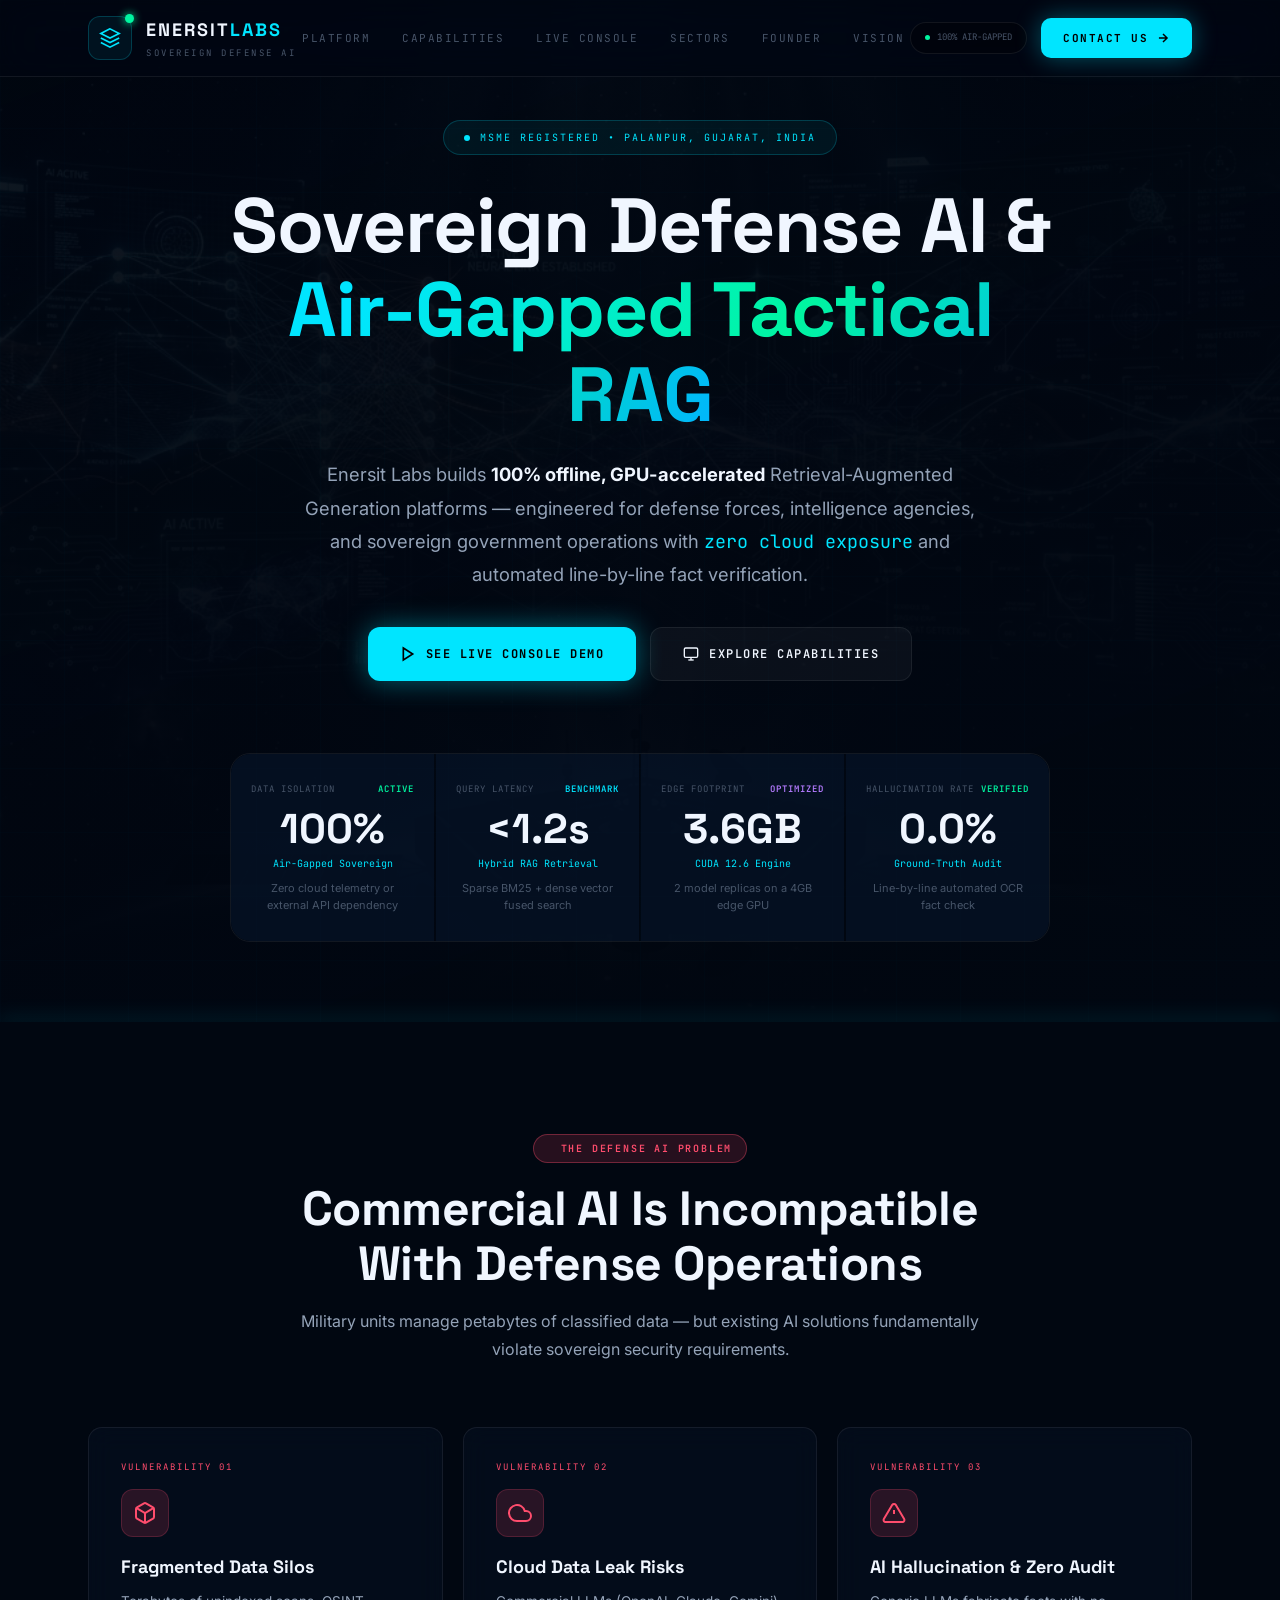
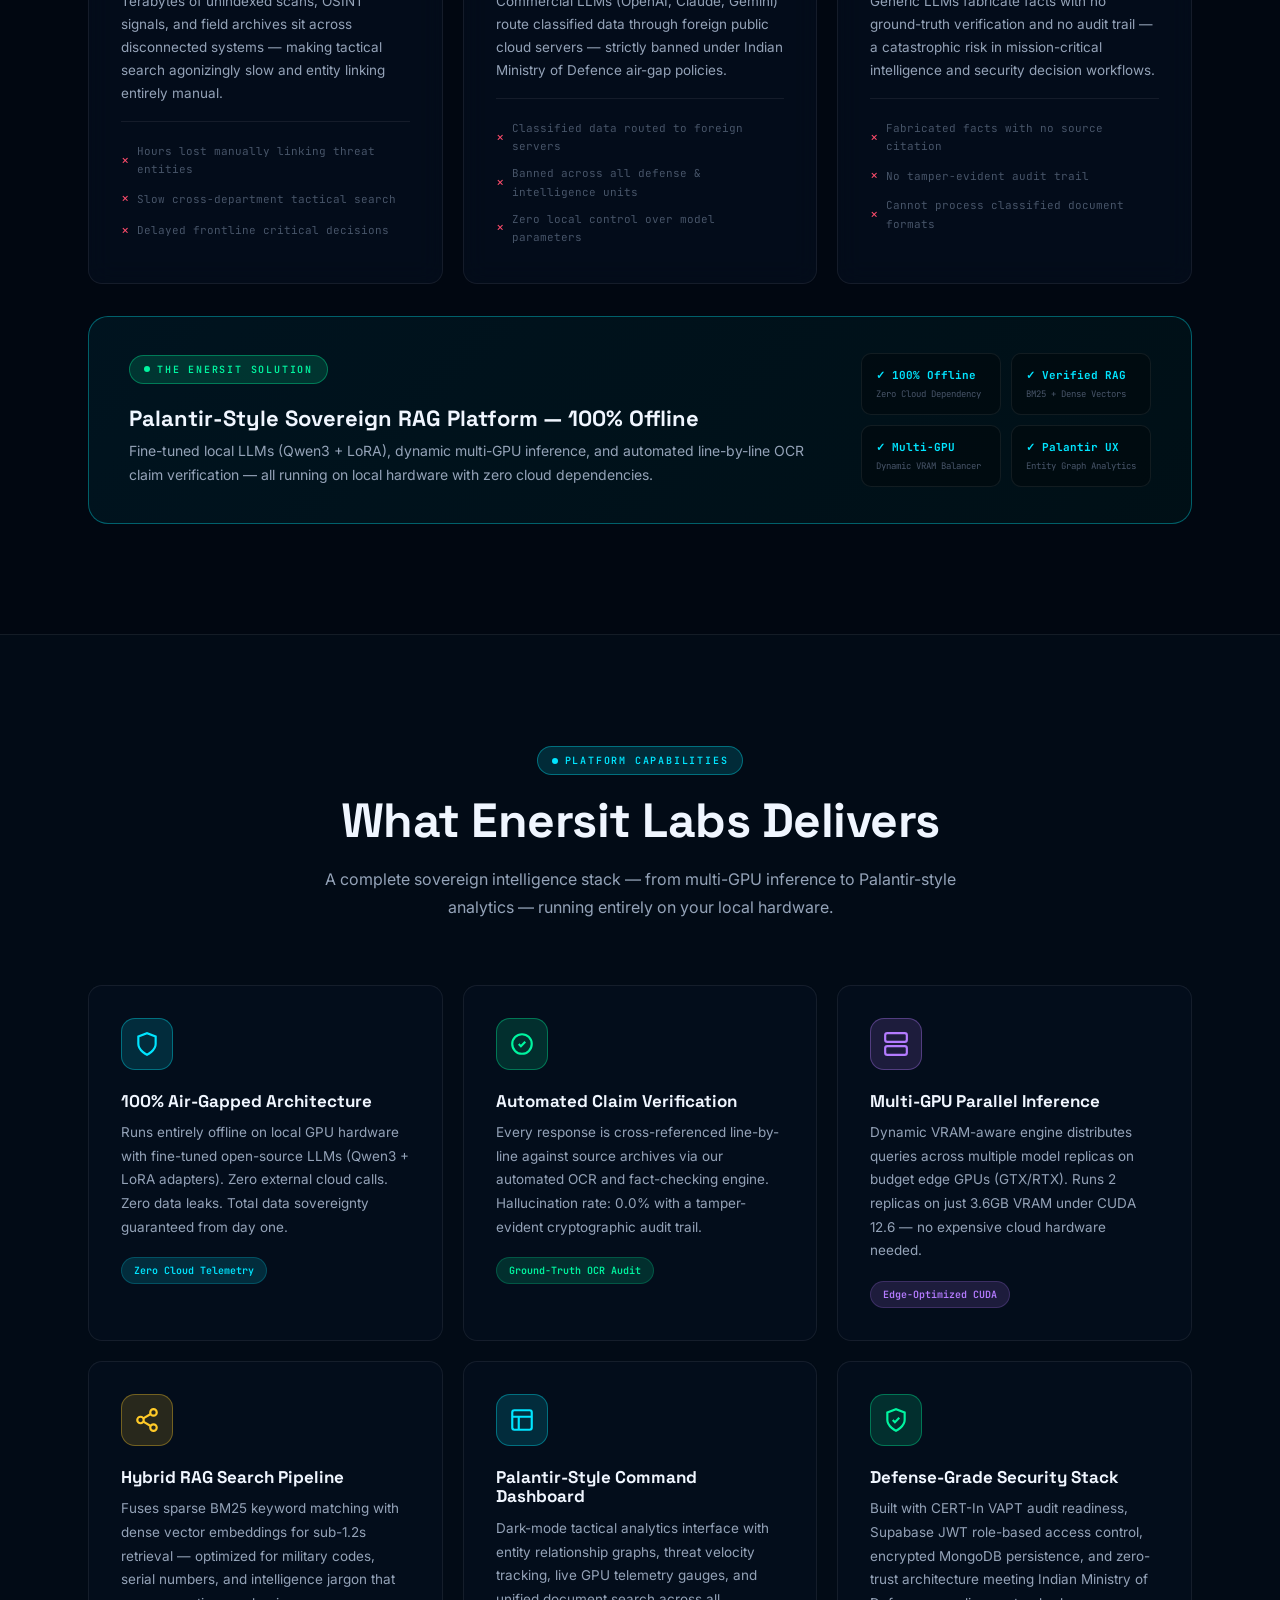
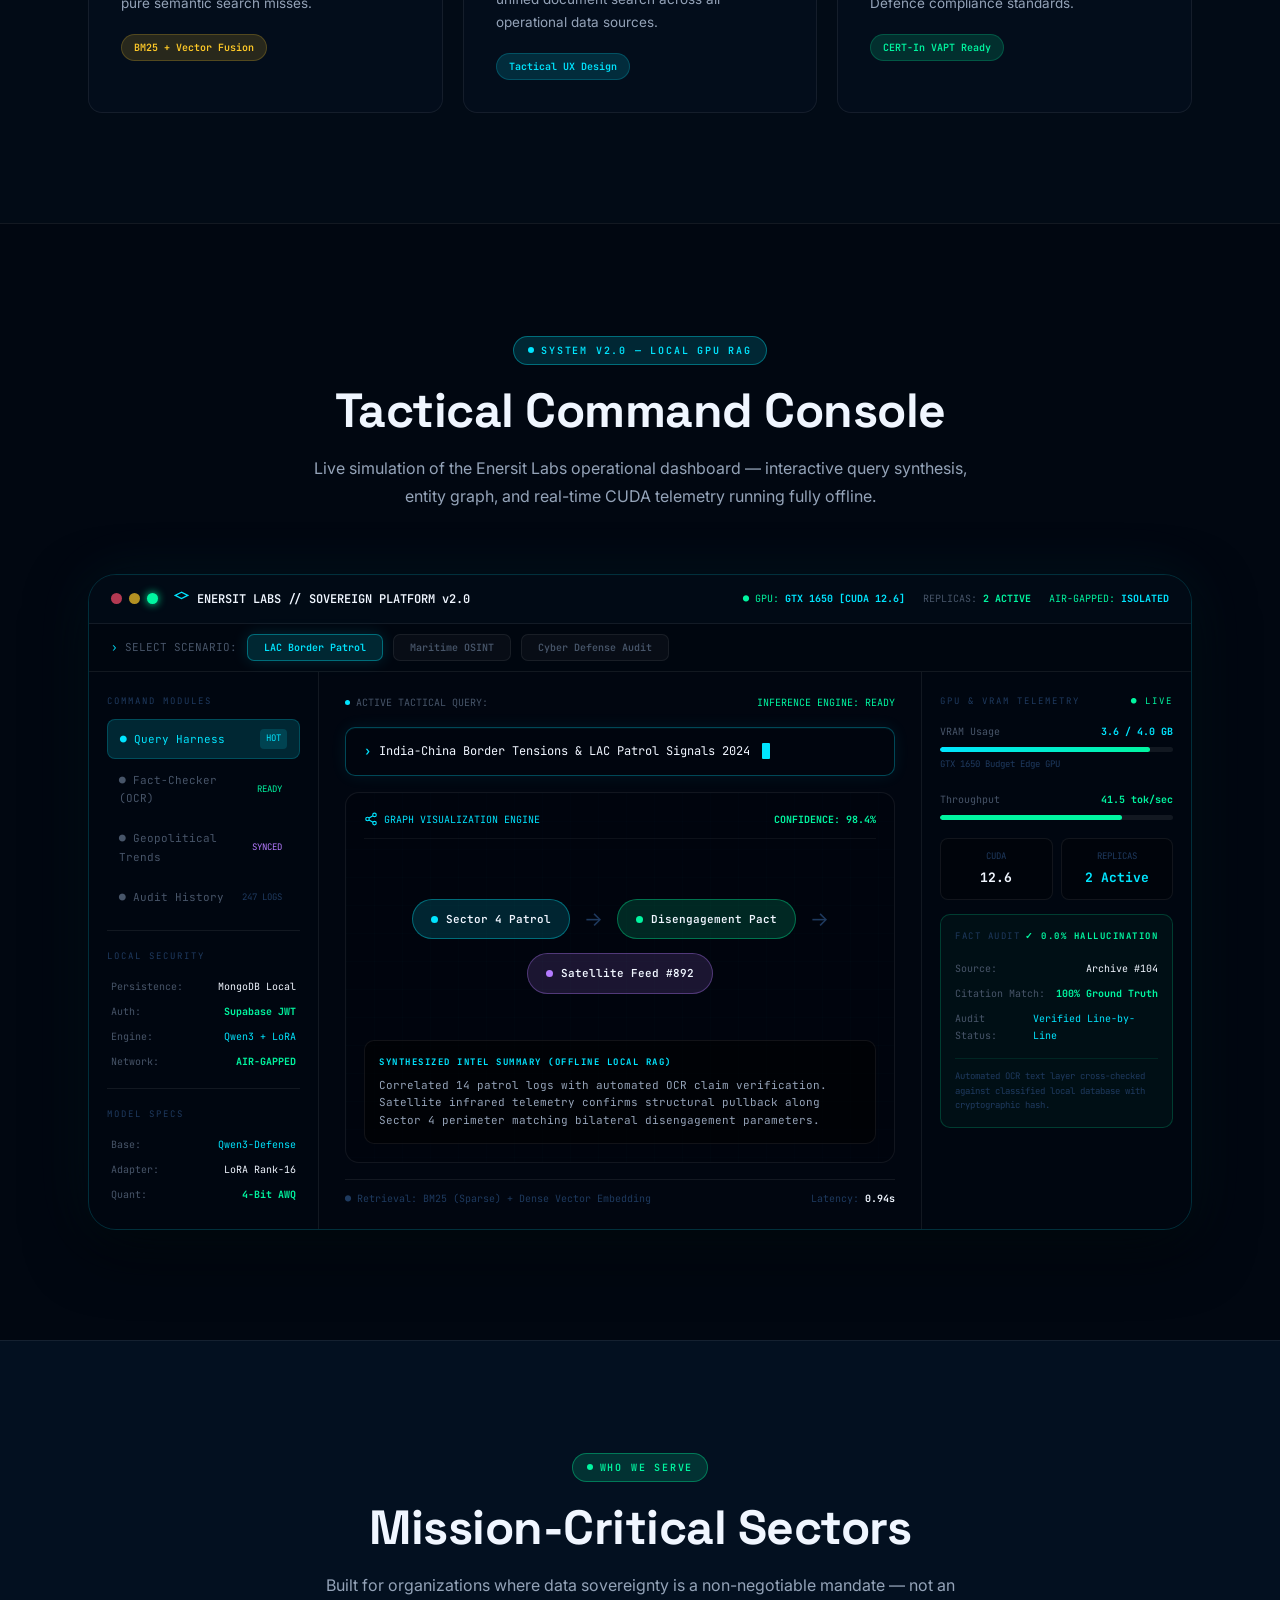
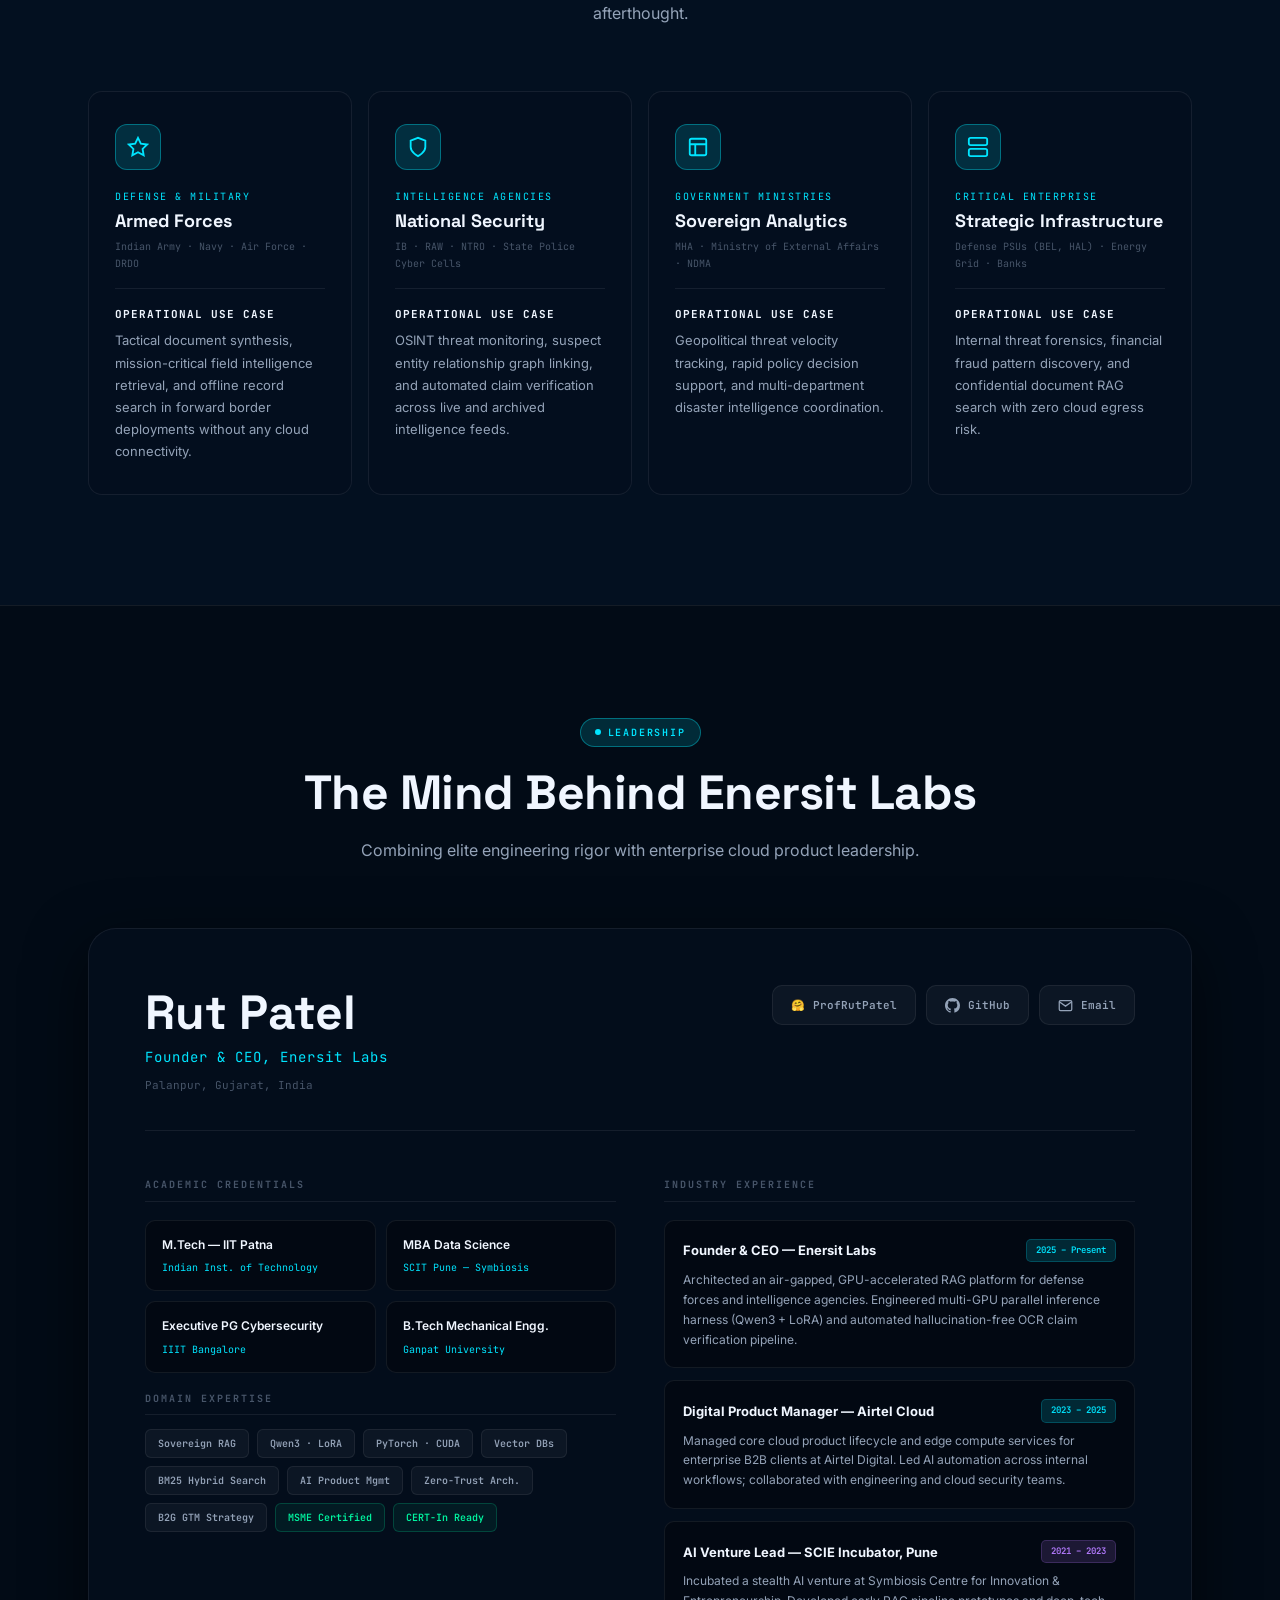
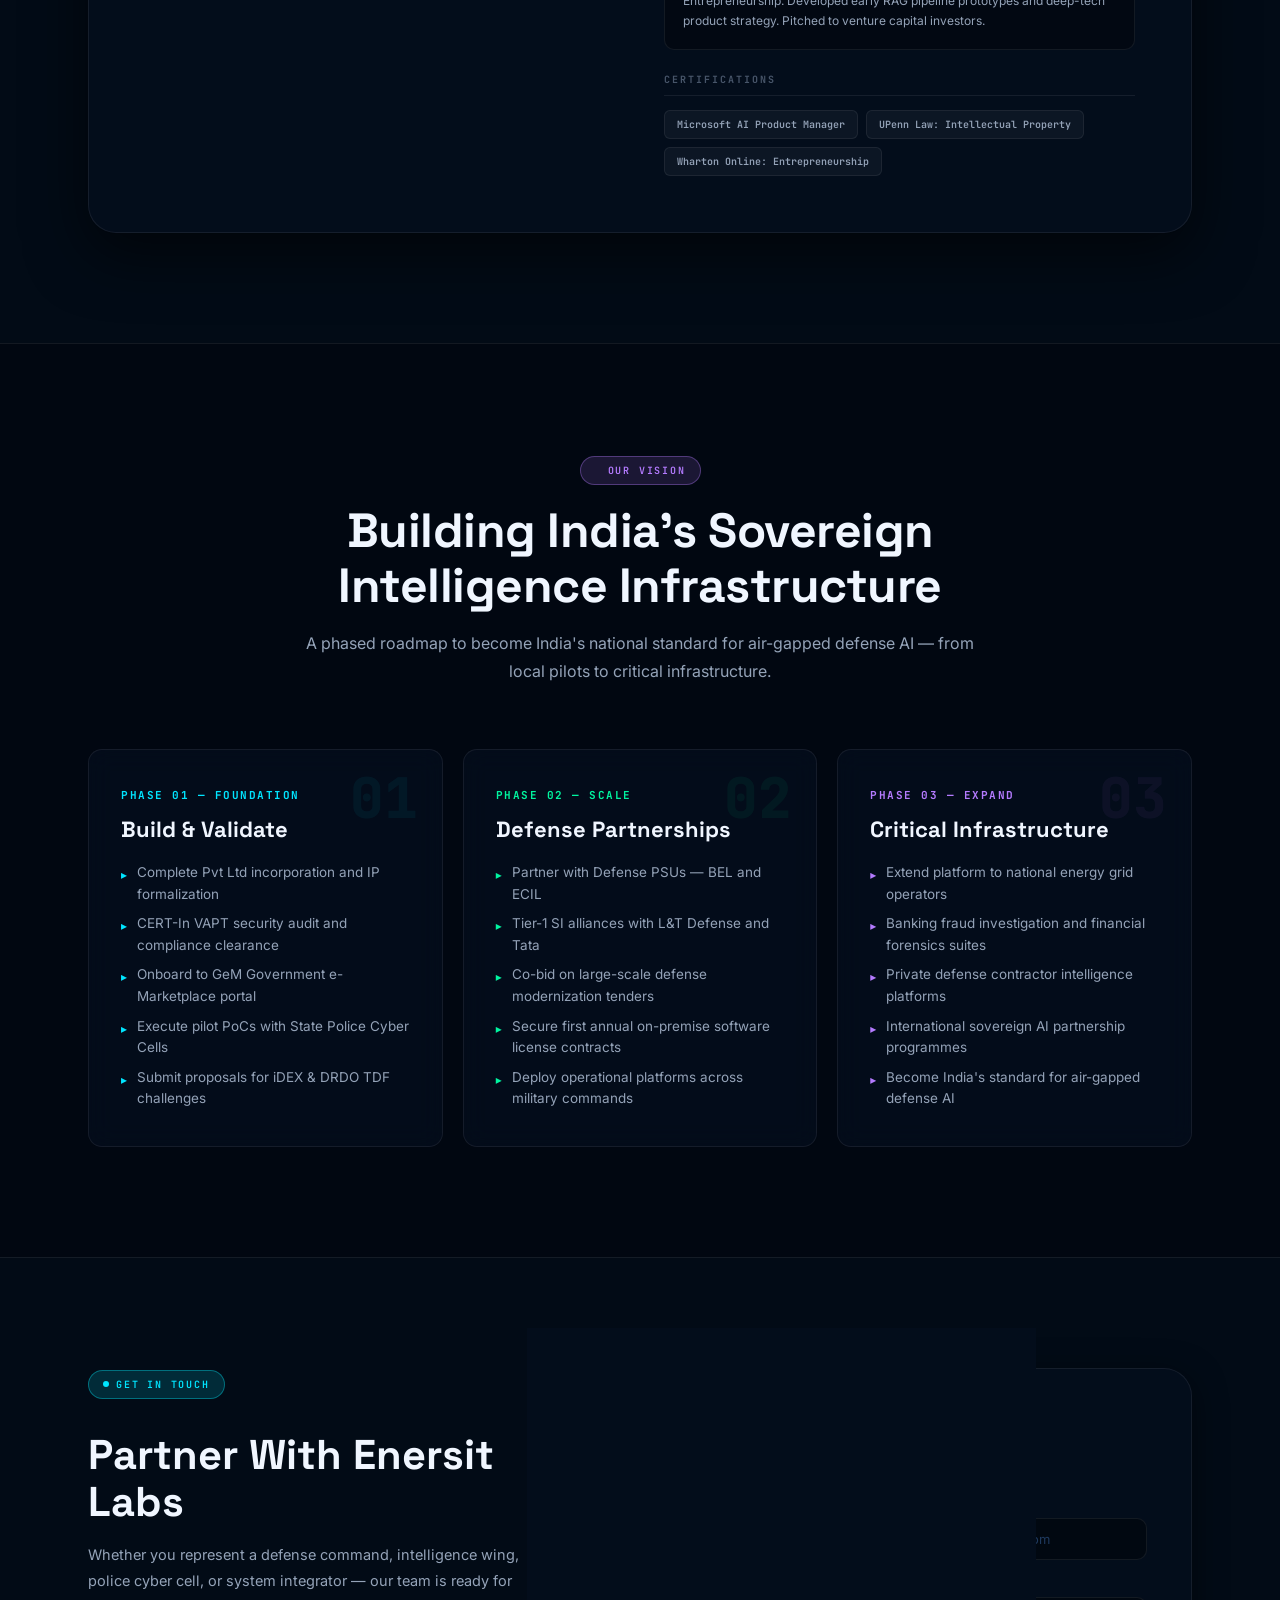
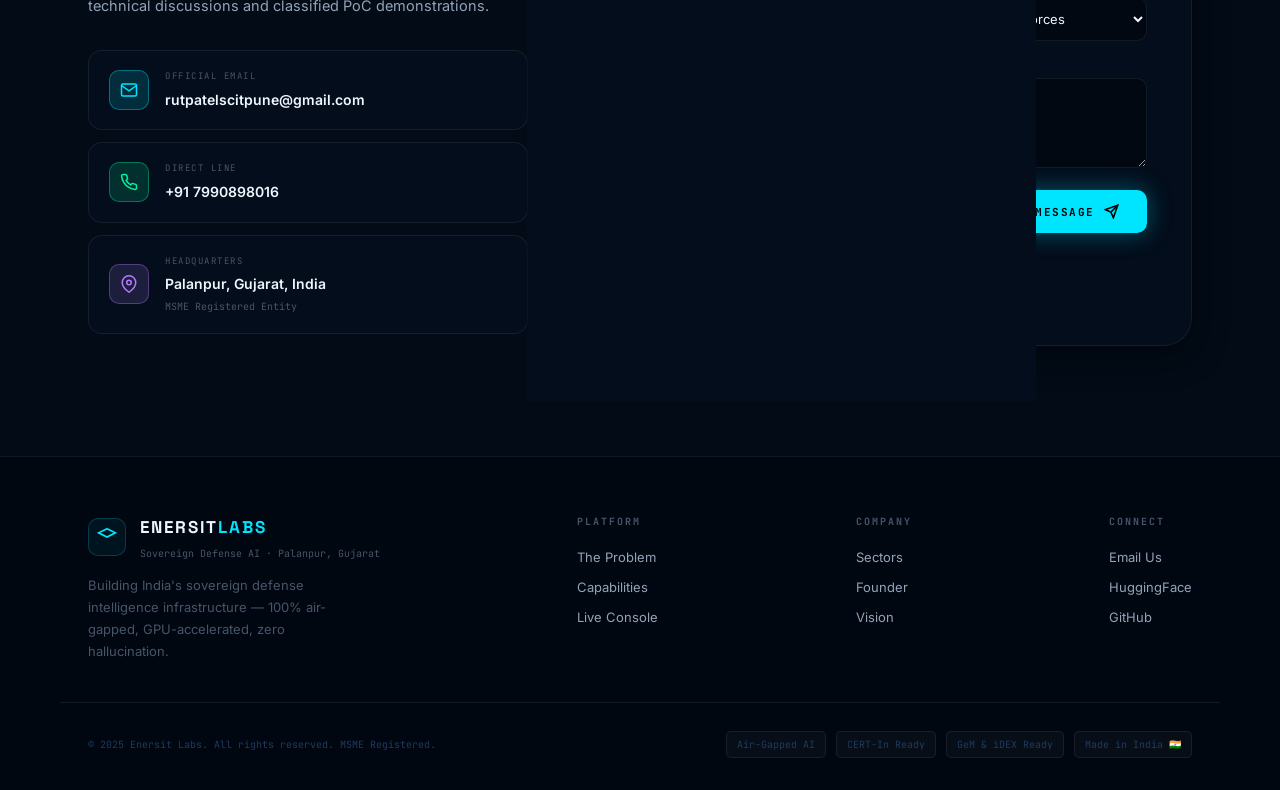
<file: index.html>
<!DOCTYPE html>
<html lang="en">
<head>
  <meta charset="UTF-8">
  <meta name="viewport" content="width=device-width, initial-scale=1.0">
  <title>Enersit Labs | Sovereign Defense AI & Tactical Intelligence</title>
  <meta name="description" content="Enersit Labs builds 100% air-gapped, GPU-accelerated RAG intelligence platforms for defense forces, intelligence agencies, and sovereign government operations.">
  <link rel="preconnect" href="https://fonts.googleapis.com">
  <link rel="preconnect" href="https://fonts.gstatic.com" crossorigin>
  <link href="https://fonts.googleapis.com/css2?family=Inter:wght@300;400;500;600;700&family=JetBrains+Mono:wght@400;500;600;700&family=Space+Grotesk:wght@400;500;600;700;800&display=swap" rel="stylesheet">
  <link rel="stylesheet" href="style.css">
  <link rel="icon" href="data:image/svg+xml,<svg xmlns=%22http://www.w3.org/2000/svg%22 viewBox=%220 0 100 100%22><polygon points=%2250,5 95,28 95,72 50,95 5,72 5,28%22 fill=%22%23010711%22 stroke=%2200e5ff%22 stroke-width=%225%22/><circle cx=%2250%22 cy=%2250%22 r=%2218%22 fill=%22none%22 stroke=%2200f5a0%22 stroke-width=%224%22/></svg>">
</head>
<body>

<canvas id="radarCanvas"></canvas>

<!-- ═══════════════════════════ NAVBAR ═══════════════════════════ -->
<header id="navbar">
  <div class="nav-wrap">
    <a href="#hero" class="n-logo">
      <div class="n-logo-mark">
        <svg viewBox="0 0 24 24" fill="none" stroke="currentColor" stroke-width="1.8">
          <polygon points="12 2 2 7 12 12 22 7 12 2"></polygon>
          <polyline points="2 17 12 22 22 17"></polyline>
          <polyline points="2 12 12 17 22 12"></polyline>
        </svg>
        <span class="n-logo-pulse"></span>
      </div>
      <div>
        <div class="n-logo-text">ENERSIT<em>LABS</em></div>
        <div class="n-logo-sub">Sovereign Defense AI</div>
      </div>
    </a>

    <nav class="n-links">
      <a href="#about">Platform</a>
      <a href="#features">Capabilities</a>
      <a href="#platform">Live Console</a>
      <a href="#sectors">Sectors</a>
      <a href="#founder">Founder</a>
      <a href="#vision">Vision</a>
    </nav>

    <div class="n-right">
      <div class="n-pill">
        <span class="dot"></span>
        <span>100% AIR-GAPPED</span>
      </div>
      <a href="#contact" class="n-cta">
        Contact Us
        <svg viewBox="0 0 24 24" fill="none" stroke="currentColor" stroke-width="2.5"><path d="M5 12h14M12 5l7 7-7 7"/></svg>
      </a>
    </div>

    <button class="n-toggle" id="mobileToggle" aria-label="Toggle menu">
      <svg fill="none" viewBox="0 0 24 24" stroke="currentColor"><path stroke-linecap="round" stroke-linejoin="round" stroke-width="2" d="M4 6h16M4 12h16M4 18h16"/></svg>
    </button>
  </div>

  <nav class="n-mobile" id="mobileMenu">
    <a href="#about">Platform</a>
    <a href="#features">Capabilities</a>
    <a href="#platform">Live Console</a>
    <a href="#sectors">Sectors</a>
    <a href="#founder">Founder</a>
    <a href="#vision">Vision</a>
    <a href="#contact">Contact Us</a>
  </nav>
</header>

<!-- ═══════════════════════════ HERO ═══════════════════════════ -->
<section id="hero">
  <div class="hero-bg">
    <img src="assets/images/hero-bg.jpg" alt="Sovereign Defense AI Command Center">
    <div class="hero-fade"></div>
    <div class="hero-grid"></div>
    <div class="hero-scan"></div>
  </div>

  <div class="hero-inner">
    <div class="hero-text">
      <div class="hero-eyebrow">
        <span class="dot"></span>
        MSME Registered &bull; Palanpur, Gujarat, India
      </div>

      <h1 class="hero-h1">
        Sovereign Defense AI &amp;<br>
        <span class="grad">Air-Gapped Tactical RAG</span>
      </h1>

      <p class="hero-desc">
        Enersit Labs builds <strong>100% offline, GPU-accelerated</strong> Retrieval-Augmented Generation platforms — engineered for defense forces, intelligence agencies, and sovereign government operations with <span class="hl">zero cloud exposure</span> and automated line-by-line fact verification.
      </p>

      <div class="hero-btns">
        <a href="#platform" class="btn-primary">
          <svg viewBox="0 0 24 24" fill="none" stroke="currentColor" stroke-width="2.5"><polygon points="5 3 19 12 5 21 5 3"></polygon></svg>
          See Live Console Demo
        </a>
        <a href="#features" class="btn-ghost">
          <svg viewBox="0 0 24 24" fill="none" stroke="currentColor" stroke-width="2"><rect x="2" y="3" width="20" height="14" rx="2"></rect><line x1="8" y1="21" x2="16" y2="21"></line><line x1="12" y1="17" x2="12" y2="21"></line></svg>
          Explore Capabilities
        </a>
      </div>

      <div class="hero-stats">
        <div class="hstat">
          <div class="hstat-top"><span>Data Isolation</span><span class="st live">ACTIVE</span></div>
          <div class="hstat-val">100%</div>
          <div class="hstat-sub">Air-Gapped Sovereign</div>
          <div class="hstat-desc">Zero cloud telemetry or external API dependency</div>
        </div>
        <div class="hstat">
          <div class="hstat-top"><span>Query Latency</span><span class="st ok">BENCHMARK</span></div>
          <div class="hstat-val">&lt;1.2s</div>
          <div class="hstat-sub">Hybrid RAG Retrieval</div>
          <div class="hstat-desc">Sparse BM25 + dense vector fused search</div>
        </div>
        <div class="hstat">
          <div class="hstat-top"><span>Edge Footprint</span><span class="st opt">OPTIMIZED</span></div>
          <div class="hstat-val">3.6GB</div>
          <div class="hstat-sub">CUDA 12.6 Engine</div>
          <div class="hstat-desc">2 model replicas on a 4GB edge GPU</div>
        </div>
        <div class="hstat">
          <div class="hstat-top"><span>Hallucination Rate</span><span class="st live">VERIFIED</span></div>
          <div class="hstat-val">0.0%</div>
          <div class="hstat-sub">Ground-Truth Audit</div>
          <div class="hstat-desc">Line-by-line automated OCR fact check</div>
        </div>
      </div>
    </div>
  </div>
</section>

<!-- ═══════════════════════════ ABOUT / PROBLEM ═══════════════════════════ -->
<section id="about" class="section">
  <div class="wrap">
    <div class="sec-hd reveal">
      <div class="tag red"><span class="tag-dot"></span> The Defense AI Problem</div>
      <h2>Commercial AI Is Incompatible With Defense Operations</h2>
      <p>Military units manage petabytes of classified data — but existing AI solutions fundamentally violate sovereign security requirements.</p>
    </div>

    <div class="prob-grid">
      <div class="prob-card reveal">
        <div class="prob-num">Vulnerability 01</div>
        <div class="prob-icon">
          <svg viewBox="0 0 24 24" fill="none" stroke="currentColor" stroke-width="2"><path d="M21 16V8a2 2 0 0 0-1-1.73l-7-4a2 2 0 0 0-2 0l-7 4A2 2 0 0 0 3 8v8a2 2 0 0 0 1 1.73l7 4a2 2 0 0 0 2 0l7-4A2 2 0 0 0 21 16z"></path><polyline points="3.27 6.96 12 12.01 20.73 6.96"></polyline><line x1="12" y1="22.08" x2="12" y2="12"></line></svg>
        </div>
        <h3>Fragmented Data Silos</h3>
        <p>Terabytes of unindexed scans, OSINT signals, and field archives sit across disconnected systems — making tactical search agonizingly slow and entity linking entirely manual.</p>
        <ul class="prob-list">
          <li>Hours lost manually linking threat entities</li>
          <li>Slow cross-department tactical search</li>
          <li>Delayed frontline critical decisions</li>
        </ul>
      </div>

      <div class="prob-card reveal">
        <div class="prob-num">Vulnerability 02</div>
        <div class="prob-icon">
          <svg viewBox="0 0 24 24" fill="none" stroke="currentColor" stroke-width="2"><path d="M18 10h-1.26A8 8 0 1 0 9 20h9a5 5 0 0 0 0-10z"></path></svg>
        </div>
        <h3>Cloud Data Leak Risks</h3>
        <p>Commercial LLMs (OpenAI, Claude, Gemini) route classified data through foreign public cloud servers — strictly banned under Indian Ministry of Defence air-gap policies.</p>
        <ul class="prob-list">
          <li>Classified data routed to foreign servers</li>
          <li>Banned across all defense &amp; intelligence units</li>
          <li>Zero local control over model parameters</li>
        </ul>
      </div>

      <div class="prob-card reveal">
        <div class="prob-num">Vulnerability 03</div>
        <div class="prob-icon">
          <svg viewBox="0 0 24 24" fill="none" stroke="currentColor" stroke-width="2"><path d="M10.29 3.86L1.82 18a2 2 0 0 0 1.71 3h16.94a2 2 0 0 0 1.71-3L13.71 3.86a2 2 0 0 0-3.42 0z"></path><line x1="12" y1="9" x2="12" y2="13"></line><line x1="12" y1="17" x2="12.01" y2="17"></line></svg>
        </div>
        <h3>AI Hallucination &amp; Zero Audit</h3>
        <p>Generic LLMs fabricate facts with no ground-truth verification and no audit trail — a catastrophic risk in mission-critical intelligence and security decision workflows.</p>
        <ul class="prob-list">
          <li>Fabricated facts with no source citation</li>
          <li>No tamper-evident audit trail</li>
          <li>Cannot process classified document formats</li>
        </ul>
      </div>
    </div>

    <div class="solution-banner reveal">
      <div>
        <div class="tag em" style="margin-bottom:14px;"><span class="tag-dot"></span> The Enersit Solution</div>
        <h3>Palantir-Style Sovereign RAG Platform — 100% Offline</h3>
        <p>Fine-tuned local LLMs (Qwen3 + LoRA), dynamic multi-GPU inference, and automated line-by-line OCR claim verification — all running on local hardware with zero cloud dependencies.</p>
      </div>
      <div class="sol-chips">
        <div class="sol-chip"><div class="sc-val">✓ 100% Offline</div><div class="sc-lbl">Zero Cloud Dependency</div></div>
        <div class="sol-chip"><div class="sc-val">✓ Verified RAG</div><div class="sc-lbl">BM25 + Dense Vectors</div></div>
        <div class="sol-chip"><div class="sc-val">✓ Multi-GPU</div><div class="sc-lbl">Dynamic VRAM Balancer</div></div>
        <div class="sol-chip"><div class="sc-val">✓ Palantir UX</div><div class="sc-lbl">Entity Graph Analytics</div></div>
      </div>
    </div>
  </div>
</section>

<!-- ═══════════════════════════ CAPABILITIES ═══════════════════════════ -->
<section id="features" class="section">
  <div class="wrap">
    <div class="sec-hd reveal">
      <div class="tag cyan"><span class="tag-dot"></span> Platform Capabilities</div>
      <h2>What Enersit Labs Delivers</h2>
      <p>A complete sovereign intelligence stack — from multi-GPU inference to Palantir-style analytics — running entirely on your local hardware.</p>
    </div>

    <div class="feat-grid">
      <div class="feat-card reveal">
        <div class="feat-icon cyan">
          <svg viewBox="0 0 24 24" fill="none" stroke="currentColor" stroke-width="2"><path d="M12 22s8-4 8-10V5l-8-3-8 3v7c0 6 8 10 8 10z"></path></svg>
        </div>
        <h3>100% Air-Gapped Architecture</h3>
        <p>Runs entirely offline on local GPU hardware with fine-tuned open-source LLMs (Qwen3 + LoRA adapters). Zero external cloud calls. Zero data leaks. Total data sovereignty guaranteed from day one.</p>
        <span class="feat-pill cyan">Zero Cloud Telemetry</span>
      </div>

      <div class="feat-card reveal">
        <div class="feat-icon em">
          <svg viewBox="0 0 24 24" fill="none" stroke="currentColor" stroke-width="2"><path d="M9 12l2 2 4-4m6 2a9 9 0 11-18 0 9 9 0 0118 0z"></path></svg>
        </div>
        <h3>Automated Claim Verification</h3>
        <p>Every response is cross-referenced line-by-line against source archives via our automated OCR and fact-checking engine. Hallucination rate: 0.0% with a tamper-evident cryptographic audit trail.</p>
        <span class="feat-pill em">Ground-Truth OCR Audit</span>
      </div>

      <div class="feat-card reveal">
        <div class="feat-icon pur">
          <svg viewBox="0 0 24 24" fill="none" stroke="currentColor" stroke-width="2"><rect x="2" y="2" width="20" height="8" rx="2"></rect><rect x="2" y="14" width="20" height="8" rx="2"></rect><line x1="6" y1="6" x2="6.01" y2="6"></line><line x1="6" y1="18" x2="6.01" y2="18"></line></svg>
        </div>
        <h3>Multi-GPU Parallel Inference</h3>
        <p>Dynamic VRAM-aware engine distributes queries across multiple model replicas on budget edge GPUs (GTX/RTX). Runs 2 replicas on just 3.6GB VRAM under CUDA 12.6 — no expensive cloud hardware needed.</p>
        <span class="feat-pill pur">Edge-Optimized CUDA</span>
      </div>

      <div class="feat-card reveal">
        <div class="feat-icon amb">
          <svg viewBox="0 0 24 24" fill="none" stroke="currentColor" stroke-width="2"><circle cx="18" cy="5" r="3"></circle><circle cx="6" cy="12" r="3"></circle><circle cx="18" cy="19" r="3"></circle><line x1="8.59" y1="13.51" x2="15.42" y2="17.49"></line><line x1="15.41" y1="6.51" x2="8.59" y2="10.49"></line></svg>
        </div>
        <h3>Hybrid RAG Search Pipeline</h3>
        <p>Fuses sparse BM25 keyword matching with dense vector embeddings for sub-1.2s retrieval — optimized for military codes, serial numbers, and intelligence jargon that pure semantic search misses.</p>
        <span class="feat-pill amb">BM25 + Vector Fusion</span>
      </div>

      <div class="feat-card reveal">
        <div class="feat-icon cyan">
          <svg viewBox="0 0 24 24" fill="none" stroke="currentColor" stroke-width="2"><rect x="3" y="3" width="18" height="18" rx="2"></rect><path d="M3 9h18M9 21V9"></path></svg>
        </div>
        <h3>Palantir-Style Command Dashboard</h3>
        <p>Dark-mode tactical analytics interface with entity relationship graphs, threat velocity tracking, live GPU telemetry gauges, and unified document search across all operational data sources.</p>
        <span class="feat-pill cyan">Tactical UX Design</span>
      </div>

      <div class="feat-card reveal">
        <div class="feat-icon em">
          <svg viewBox="0 0 24 24" fill="none" stroke="currentColor" stroke-width="2"><path d="M12 22s8-4 8-10V5l-8-3-8 3v7c0 6 8 10 8 10z"></path><path d="M9 12l2 2 4-4"></path></svg>
        </div>
        <h3>Defense-Grade Security Stack</h3>
        <p>Built with CERT-In VAPT audit readiness, Supabase JWT role-based access control, encrypted MongoDB persistence, and zero-trust architecture meeting Indian Ministry of Defence compliance standards.</p>
        <span class="feat-pill em">CERT-In VAPT Ready</span>
      </div>
    </div>
  </div>
</section>

<!-- ═══════════════════════════ TACTICAL CONSOLE ═══════════════════════════ -->
<section id="platform" class="section">
  <div class="wrap">
    <div class="sec-hd reveal">
      <div class="tag cyan"><span class="tag-dot"></span> System v2.0 — Local GPU RAG</div>
      <h2>Tactical Command Console</h2>
      <p>Live simulation of the Enersit Labs operational dashboard — interactive query synthesis, entity graph, and real-time CUDA telemetry running fully offline.</p>
    </div>

    <div class="console-shell reveal">
      <!-- Title bar -->
      <div class="c-title-bar">
        <div style="display:flex;align-items:center;gap:16px;">
          <div class="c-dots"><span class="r"></span><span class="y"></span><span class="g"></span></div>
          <div class="c-title">
            <svg viewBox="0 0 24 24" fill="none" stroke="currentColor" stroke-width="2"><polygon points="12 2 2 7 12 12 22 7 12 2"></polygon></svg>
            ENERSIT LABS // SOVEREIGN PLATFORM v2.0
          </div>
        </div>
        <div class="c-meta">
          <span class="live">● GPU: <strong>GTX 1650 [CUDA 12.6]</strong></span>
          <span>REPLICAS: <strong style="color:var(--emerald)">2 ACTIVE</strong></span>
          <span class="live">AIR-GAPPED: <strong>ISOLATED</strong></span>
        </div>
      </div>

      <!-- Scenario bar -->
      <div class="c-scenario-bar">
        <span class="c-scenario-label"><span class="c">›</span> SELECT SCENARIO:</span>
        <button class="sc-btn active" data-idx="0">LAC Border Patrol</button>
        <button class="sc-btn" data-idx="1">Maritime OSINT</button>
        <button class="sc-btn" data-idx="2">Cyber Defense Audit</button>
      </div>

      <!-- Console body -->
      <div class="c-grid">

        <!-- Sidebar -->
        <div class="c-sidebar">
          <div class="c-sh">Command Modules</div>
          <div class="c-si act"><span>● Query Harness</span><span class="c-si-tag hot">HOT</span></div>
          <div class="c-si"><span>● Fact-Checker (OCR)</span><span class="c-si-tag rdy">READY</span></div>
          <div class="c-si"><span>● Geopolitical Trends</span><span class="c-si-tag syn">SYNCED</span></div>
          <div class="c-si"><span>● Audit History</span><span class="c-si-tag dim">247 LOGS</span></div>
          <div class="c-div"></div>
          <div class="c-sh">Local Security</div>
          <div class="c-kv"><span>Persistence:</span><span class="v">MongoDB Local</span></div>
          <div class="c-kv"><span>Auth:</span><span class="v-g">Supabase JWT</span></div>
          <div class="c-kv"><span>Engine:</span><span class="v-c">Qwen3 + LoRA</span></div>
          <div class="c-kv"><span>Network:</span><span class="v-g">AIR-GAPPED</span></div>
          <div class="c-div"></div>
          <div class="c-sh">Model Specs</div>
          <div class="c-kv"><span>Base:</span><span class="v-c">Qwen3-Defense</span></div>
          <div class="c-kv"><span>Adapter:</span><span class="v">LoRA Rank-16</span></div>
          <div class="c-kv"><span>Quant:</span><span class="v-g">4-Bit AWQ</span></div>
        </div>

        <!-- Main -->
        <div class="c-main">
          <div class="c-ql">
            <span class="lbl"><span class="dot"></span> ACTIVE TACTICAL QUERY:</span>
            <span class="st rdy" id="queryStatus">INFERENCE ENGINE: READY</span>
          </div>

          <div class="c-qbar">
            <span class="c">›</span>
            <span id="activeQueryText">India-China Border Tensions &amp; LAC Patrol Signals 2024</span>
            <span class="cur"></span>
          </div>

          <div class="c-graph">
            <div class="c-graph-grid"></div>
            <div class="c-graph-hud">
              <span class="lbl">
                <svg viewBox="0 0 24 24" fill="none" stroke="currentColor" stroke-width="2"><circle cx="18" cy="5" r="3"></circle><circle cx="6" cy="12" r="3"></circle><circle cx="18" cy="19" r="3"></circle><line x1="8.59" y1="13.51" x2="15.42" y2="17.49"></line><line x1="15.41" y1="6.51" x2="8.59" y2="10.49"></line></svg>
                GRAPH VISUALIZATION ENGINE
              </span>
              <span class="conf" id="confidenceBadge">CONFIDENCE: 98.4%</span>
            </div>

            <div class="c-nodes">
              <div class="c-node c"><span class="d"></span><span id="node1">Sector 4 Patrol</span></div>
              <span class="c-arrow">→</span>
              <div class="c-node e"><span class="d"></span><span id="node2">Disengagement Pact</span></div>
              <span class="c-arrow">→</span>
              <div class="c-node p"><span class="d"></span><span id="node3">Satellite Feed #892</span></div>
            </div>

            <div class="c-summary">
              <div class="c-summary-tag">Synthesized Intel Summary (Offline Local RAG)</div>
              <p id="intelSummaryText">Correlated 14 patrol logs with automated OCR claim verification. Satellite infrared telemetry confirms structural pullback along Sector 4 perimeter matching bilateral disengagement parameters.</p>
            </div>
          </div>

          <div class="c-footer">
            <span>● Retrieval: BM25 (Sparse) + Dense Vector Embedding</span>
            <span>Latency: <strong id="latencyText">0.94s</strong></span>
          </div>
        </div>

        <!-- Right panel -->
        <div class="c-right">
          <div class="c-rh"><span>GPU &amp; VRAM Telemetry</span><span class="live">● LIVE</span></div>

          <div class="c-gauge">
            <div class="c-gauge-top"><span>VRAM Usage</span><span class="v" id="vramText">3.6 / 4.0 GB</span></div>
            <div class="c-gauge-track"><div class="c-gauge-fill cyan" style="width:90%"></div></div>
            <div class="c-gauge-desc">GTX 1650 Budget Edge GPU</div>
          </div>

          <div class="c-gauge">
            <div class="c-gauge-top"><span>Throughput</span><span class="v2" id="throughputText">42.8 tok/sec</span></div>
            <div class="c-gauge-track"><div class="c-gauge-fill em" style="width:78%"></div></div>
          </div>

          <div class="c-mini">
            <div class="c-mc"><div class="l">CUDA</div><div class="v">12.6</div></div>
            <div class="c-mc"><div class="l">Replicas</div><div class="v c">2 Active</div></div>
          </div>

          <div class="c-audit">
            <div class="c-audit-hd"><span>Fact Audit</span><span class="ok">✓ 0.0% HALLUCINATION</span></div>
            <div class="c-ar"><span>Source:</span><span class="v" id="sourceDocText">Archive #104</span></div>
            <div class="c-ar"><span>Citation Match:</span><span class="v-g">100% Ground Truth</span></div>
            <div class="c-ar"><span>Audit Status:</span><span class="v-c">Verified Line-by-Line</span></div>
            <div class="c-audit-foot">Automated OCR text layer cross-checked against classified local database with cryptographic hash.</div>
          </div>
        </div>

      </div>
    </div>
  </div>
</section>

<!-- ═══════════════════════════ SECTORS ═══════════════════════════ -->
<section id="sectors" class="section">
  <div class="wrap">
    <div class="sec-hd reveal">
      <div class="tag em"><span class="tag-dot"></span> Who We Serve</div>
      <h2>Mission-Critical Sectors</h2>
      <p>Built for organizations where data sovereignty is a non-negotiable mandate — not an afterthought.</p>
    </div>

    <div class="sec-grid">
      <div class="sec-card reveal">
        <div class="sec-icon"><svg viewBox="0 0 24 24" fill="none" stroke="currentColor" stroke-width="2"><polygon points="12 2 15.09 8.26 22 9.27 17 14.14 18.18 21.02 12 17.77 5.82 21.02 7 14.14 2 9.27 8.91 8.26 12 2"></polygon></svg></div>
        <div class="sec-lbl">Defense &amp; Military</div>
        <h3>Armed Forces</h3>
        <div class="sec-orgs">Indian Army · Navy · Air Force · DRDO</div>
        <div class="sec-use">
          <strong>Operational Use Case</strong>
          Tactical document synthesis, mission-critical field intelligence retrieval, and offline record search in forward border deployments without any cloud connectivity.
        </div>
      </div>

      <div class="sec-card reveal">
        <div class="sec-icon"><svg viewBox="0 0 24 24" fill="none" stroke="currentColor" stroke-width="2"><path d="M12 22s8-4 8-10V5l-8-3-8 3v7c0 6 8 10 8 10z"></path></svg></div>
        <div class="sec-lbl">Intelligence Agencies</div>
        <h3>National Security</h3>
        <div class="sec-orgs">IB · RAW · NTRO · State Police Cyber Cells</div>
        <div class="sec-use">
          <strong>Operational Use Case</strong>
          OSINT threat monitoring, suspect entity relationship graph linking, and automated claim verification across live and archived intelligence feeds.
        </div>
      </div>

      <div class="sec-card reveal">
        <div class="sec-icon"><svg viewBox="0 0 24 24" fill="none" stroke="currentColor" stroke-width="2"><rect x="3" y="3" width="18" height="18" rx="2"></rect><line x1="3" y1="9" x2="21" y2="9"></line><line x1="9" y1="21" x2="9" y2="9"></line></svg></div>
        <div class="sec-lbl">Government Ministries</div>
        <h3>Sovereign Analytics</h3>
        <div class="sec-orgs">MHA · Ministry of External Affairs · NDMA</div>
        <div class="sec-use">
          <strong>Operational Use Case</strong>
          Geopolitical threat velocity tracking, rapid policy decision support, and multi-department disaster intelligence coordination.
        </div>
      </div>

      <div class="sec-card reveal">
        <div class="sec-icon"><svg viewBox="0 0 24 24" fill="none" stroke="currentColor" stroke-width="2"><rect x="2" y="2" width="20" height="8" rx="2"></rect><rect x="2" y="14" width="20" height="8" rx="2"></rect><line x1="6" y1="6" x2="6.01" y2="6"></line><line x1="6" y1="18" x2="6.01" y2="18"></line></svg></div>
        <div class="sec-lbl">Critical Enterprise</div>
        <h3>Strategic Infrastructure</h3>
        <div class="sec-orgs">Defense PSUs (BEL, HAL) · Energy Grid · Banks</div>
        <div class="sec-use">
          <strong>Operational Use Case</strong>
          Internal threat forensics, financial fraud pattern discovery, and confidential document RAG search with zero cloud egress risk.
        </div>
      </div>
    </div>
  </div>
</section>

<!-- ═══════════════════════════ FOUNDER ═══════════════════════════ -->
<section id="founder" class="section">
  <div class="wrap">
    <div class="sec-hd reveal">
      <div class="tag cyan"><span class="tag-dot"></span> Leadership</div>
      <h2>The Mind Behind Enersit Labs</h2>
      <p>Combining elite engineering rigor with enterprise cloud product leadership.</p>
    </div>

    <div class="founder-wrap reveal">
      <div class="founder-header">
        <div class="founder-name-block">
          <h2>Rut Patel</h2>
          <div class="role">Founder &amp; CEO, Enersit Labs</div>
          <div class="loc">Palanpur, Gujarat, India</div>
        </div>
        <div class="founder-links">
          <a href="https://huggingface.co/ProfRutPatel" target="_blank" class="f-link">
            <span>🤗</span> ProfRutPatel
          </a>
          <a href="https://github.com/profrutpatel" target="_blank" class="f-link">
            <svg viewBox="0 0 24 24" fill="currentColor"><path d="M12 0C5.37 0 0 5.37 0 12c0 5.31 3.435 9.795 8.205 11.385.6.105.825-.255.825-.57 0-.285-.015-1.23-.015-2.235-3.015.555-3.795-.735-4.035-1.41-.135-.345-.72-1.41-1.23-1.695-.42-.225-1.02-.78-.015-.795.945-.015 1.62.87 1.845 1.23 1.08 1.815 2.805 1.305 3.495.99.105-.78.42-1.305.765-1.605-2.67-.3-5.46-1.335-5.46-5.925 0-1.305.465-2.385 1.23-3.225-.12-.3-.54-1.53.12-3.18 0 0 1.005-.315 3.3 1.23.96-.27 1.98-.405 3-.405s2.04.135 3 .405c2.295-1.56 3.3-1.23 3.3-1.23.66 1.65.24 2.88.12 3.18.765.84 1.23 1.905 1.23 3.225 0 4.605-2.805 5.625-5.475 5.925.435.375.81 1.095.81 2.22 0 1.605-.015 2.895-.015 3.3 0 .315.225.69.825.57A12.02 12.02 0 0024 12c0-6.63-5.37-12-12-12z"/></svg>
            GitHub
          </a>
          <a href="mailto:rutpatelscitpune@gmail.com" class="f-link">
            <svg viewBox="0 0 24 24" fill="none" stroke="currentColor" stroke-width="2"><path d="M4 4h16c1.1 0 2 .9 2 2v12c0 1.1-.9 2-2 2H4c-1.1 0-2-.9-2-2V6c0-1.1.9-2 2-2z"></path><polyline points="22,6 12,13 2,6"></polyline></svg>
            Email
          </a>
        </div>
      </div>

      <div class="founder-body">
        <div class="founder-col">
          <h4>Academic Credentials</h4>
          <div class="edu-items">
            <div class="edu-item">
              <div class="deg">M.Tech — IIT Patna</div>
              <div class="inst">Indian Inst. of Technology</div>
            </div>
            <div class="edu-item">
              <div class="deg">MBA Data Science</div>
              <div class="inst">SCIT Pune — Symbiosis</div>
            </div>
            <div class="edu-item">
              <div class="deg">Executive PG Cybersecurity</div>
              <div class="inst">IIIT Bangalore</div>
            </div>
            <div class="edu-item">
              <div class="deg">B.Tech Mechanical Engg.</div>
              <div class="inst">Ganpat University</div>
            </div>
          </div>

          <div class="skills-block">
            <h4>Domain Expertise</h4>
            <div class="skill-tags">
              <span class="skill-tag">Sovereign RAG</span>
              <span class="skill-tag">Qwen3 · LoRA</span>
              <span class="skill-tag">PyTorch · CUDA</span>
              <span class="skill-tag">Vector DBs</span>
              <span class="skill-tag">BM25 Hybrid Search</span>
              <span class="skill-tag">AI Product Mgmt</span>
              <span class="skill-tag">Zero-Trust Arch.</span>
              <span class="skill-tag">B2G GTM Strategy</span>
              <span class="skill-tag g">MSME Certified</span>
              <span class="skill-tag g">CERT-In Ready</span>
            </div>
          </div>
        </div>

        <div class="founder-col">
          <h4>Industry Experience</h4>
          <div class="exp-items">
            <div class="exp-item">
              <div class="exp-item-top">
                <span class="role">Founder &amp; CEO — Enersit Labs</span>
                <span class="period c">2025 – Present</span>
              </div>
              <p>Architected an air-gapped, GPU-accelerated RAG platform for defense forces and intelligence agencies. Engineered multi-GPU parallel inference harness (Qwen3 + LoRA) and automated hallucination-free OCR claim verification pipeline.</p>
            </div>
            <div class="exp-item">
              <div class="exp-item-top">
                <span class="role">Digital Product Manager — Airtel Cloud</span>
                <span class="period c">2023 – 2025</span>
              </div>
              <p>Managed core cloud product lifecycle and edge compute services for enterprise B2B clients at Airtel Digital. Led AI automation across internal workflows; collaborated with engineering and cloud security teams.</p>
            </div>
            <div class="exp-item">
              <div class="exp-item-top">
                <span class="role">AI Venture Lead — SCIE Incubator, Pune</span>
                <span class="period p">2021 – 2023</span>
              </div>
              <p>Incubated a stealth AI venture at Symbiosis Centre for Innovation &amp; Entrepreneurship. Developed early RAG pipeline prototypes and deep-tech product strategy. Pitched to venture capital investors.</p>
            </div>
          </div>

          <div class="skills-block" style="margin-top:24px;">
            <h4>Certifications</h4>
            <div class="skill-tags">
              <span class="skill-tag">Microsoft AI Product Manager</span>
              <span class="skill-tag">UPenn Law: Intellectual Property</span>
              <span class="skill-tag">Wharton Online: Entrepreneurship</span>
            </div>
          </div>
        </div>
      </div>
    </div>
  </div>
</section>

<!-- ═══════════════════════════ VISION ═══════════════════════════ -->
<section id="vision" class="section">
  <div class="wrap">
    <div class="sec-hd reveal">
      <div class="tag pur"><span class="tag-dot"></span> Our Vision</div>
      <h2>Building India's Sovereign Intelligence Infrastructure</h2>
      <p>A phased roadmap to become India's national standard for air-gapped defense AI — from local pilots to critical infrastructure.</p>
    </div>

    <div class="vision-grid">
      <div class="vis-card reveal">
        <div class="vis-phase-num c">01</div>
        <div class="vis-phase c">Phase 01 — Foundation</div>
        <h3>Build &amp; Validate</h3>
        <ul class="vis-list">
          <li><span class="b c">▸</span> Complete Pvt Ltd incorporation and IP formalization</li>
          <li><span class="b c">▸</span> CERT-In VAPT security audit and compliance clearance</li>
          <li><span class="b c">▸</span> Onboard to GeM Government e-Marketplace portal</li>
          <li><span class="b c">▸</span> Execute pilot PoCs with State Police Cyber Cells</li>
          <li><span class="b c">▸</span> Submit proposals for iDEX &amp; DRDO TDF challenges</li>
        </ul>
      </div>

      <div class="vis-card reveal">
        <div class="vis-phase-num e">02</div>
        <div class="vis-phase e">Phase 02 — Scale</div>
        <h3>Defense Partnerships</h3>
        <ul class="vis-list">
          <li><span class="b e">▸</span> Partner with Defense PSUs — BEL and ECIL</li>
          <li><span class="b e">▸</span> Tier-1 SI alliances with L&amp;T Defense and Tata</li>
          <li><span class="b e">▸</span> Co-bid on large-scale defense modernization tenders</li>
          <li><span class="b e">▸</span> Secure first annual on-premise software license contracts</li>
          <li><span class="b e">▸</span> Deploy operational platforms across military commands</li>
        </ul>
      </div>

      <div class="vis-card reveal">
        <div class="vis-phase-num p">03</div>
        <div class="vis-phase p">Phase 03 — Expand</div>
        <h3>Critical Infrastructure</h3>
        <ul class="vis-list">
          <li><span class="b p">▸</span> Extend platform to national energy grid operators</li>
          <li><span class="b p">▸</span> Banking fraud investigation and financial forensics suites</li>
          <li><span class="b p">▸</span> Private defense contractor intelligence platforms</li>
          <li><span class="b p">▸</span> International sovereign AI partnership programmes</li>
          <li><span class="b p">▸</span> Become India's standard for air-gapped defense AI</li>
        </ul>
      </div>
    </div>
  </div>
</section>

<!-- ═══════════════════════════ CONTACT ═══════════════════════════ -->
<section id="contact" class="section">
  <div class="wrap">
    <div class="contact-grid">
      <div class="contact-left reveal">
        <div class="tag cyan" style="margin-bottom:18px;"><span class="tag-dot"></span> Get In Touch</div>
        <h2>Partner With Enersit Labs</h2>
        <p>Whether you represent a defense command, intelligence wing, police cyber cell, or system integrator — our team is ready for technical discussions and classified PoC demonstrations.</p>

        <div class="c-info-card" style="margin-top:28px;">
          <div class="c-info-icon c">
            <svg viewBox="0 0 24 24" fill="none" stroke="currentColor" stroke-width="2"><path d="M4 4h16c1.1 0 2 .9 2 2v12c0 1.1-.9 2-2 2H4c-1.1 0-2-.9-2-2V6c0-1.1.9-2 2-2z"></path><polyline points="22,6 12,13 2,6"></polyline></svg>
          </div>
          <div>
            <div class="c-info-lbl">Official Email</div>
            <div class="c-info-val"><a href="mailto:rutpatelscitpune@gmail.com">rutpatelscitpune@gmail.com</a></div>
          </div>
        </div>

        <div class="c-info-card">
          <div class="c-info-icon e">
            <svg viewBox="0 0 24 24" fill="none" stroke="currentColor" stroke-width="2"><path d="M22 16.92v3a2 2 0 0 1-2.18 2 19.79 19.79 0 0 1-8.63-3.07 19.5 19.5 0 0 1-6-6 19.79 19.79 0 0 1-3.07-8.67A2 2 0 0 1 4.11 2h3a2 2 0 0 1 2 1.72c.127.96.361 1.903.7 2.81a2 2 0 0 1-.45 2.11L8.09 9.91a16 16 0 0 0 6 6l1.27-1.27a2 2 0 0 1 2.11-.45c.907.339 1.85.573 2.81.7A2 2 0 0 1 22 16.92z"></path></svg>
          </div>
          <div>
            <div class="c-info-lbl">Direct Line</div>
            <div class="c-info-val"><a href="tel:+917990898016">+91 7990898016</a></div>
          </div>
        </div>

        <div class="c-info-card">
          <div class="c-info-icon p">
            <svg viewBox="0 0 24 24" fill="none" stroke="currentColor" stroke-width="2"><path d="M21 10c0 7-9 13-9 13s-9-6-9-13a9 9 0 0 1 18 0z"></path><circle cx="12" cy="10" r="3"></circle></svg>
          </div>
          <div>
            <div class="c-info-lbl">Headquarters</div>
            <div class="c-info-val">Palanpur, Gujarat, India</div>
            <div class="c-info-sub">MSME Registered Entity</div>
          </div>
        </div>
      </div>

      <div class="contact-form-box reveal">
        <h3>Send Us a Message</h3>
        <div class="form-sub">We respond within 24 hours.</div>
        <form id="contactForm">
          <div class="f-row">
            <div class="f-group">
              <label>Your Name *</label>
              <input type="text" required placeholder="Full Name">
            </div>
            <div class="f-group">
              <label>Email *</label>
              <input type="email" required placeholder="you@organization.com">
            </div>
          </div>
          <div class="f-row" style="margin-bottom:14px;">
            <div class="f-group">
              <label>Organization</label>
              <input type="text" placeholder="Agency / Company">
            </div>
            <div class="f-group">
              <label>Domain</label>
              <select>
                <option>Defense / Armed Forces</option>
                <option>Intelligence / OSINT</option>
                <option>Police Cyber Cell</option>
                <option>Defense PSU / SI</option>
                <option>Enterprise / Other</option>
              </select>
            </div>
          </div>
          <div class="f-group">
            <label>Message</label>
            <textarea rows="3" placeholder="Tell us about your requirements..."></textarea>
          </div>
          <div class="f-foot">
            <div class="f-sec"><span class="dot"></span> Confidential · Zero-Cloud Guarantee</div>
            <button type="submit" class="f-submit">
              Send Message
              <svg viewBox="0 0 24 24" fill="none" stroke="currentColor" stroke-width="2.5"><line x1="22" y1="2" x2="11" y2="13"></line><polygon points="22 2 15 22 11 13 2 9 22 2"></polygon></svg>
            </button>
          </div>
        </form>
        <div class="f-toast" id="formToast">✓ Message received. Our team will respond within 24 hours.</div>
      </div>
    </div>
  </div>
</section>

<!-- ═══════════════════════════ FOOTER ═══════════════════════════ -->
<footer id="footer">
  <div class="footer-top">
    <div>
      <div class="footer-logo-row">
        <div class="footer-logo-icon">
          <svg viewBox="0 0 24 24" fill="none" stroke="currentColor" stroke-width="2"><polygon points="12 2 2 7 12 12 22 7 12 2"></polygon></svg>
        </div>
        <div>
          <div class="footer-brand">ENERSIT<em>LABS</em></div>
          <div class="footer-tagline">Sovereign Defense AI · Palanpur, Gujarat</div>
        </div>
      </div>
      <p class="footer-desc">Building India's sovereign defense intelligence infrastructure — 100% air-gapped, GPU-accelerated, zero hallucination.</p>
    </div>

    <div class="footer-links-col">
      <h5>Platform</h5>
      <a href="#about">The Problem</a>
      <a href="#features">Capabilities</a>
      <a href="#platform">Live Console</a>
    </div>
    <div class="footer-links-col">
      <h5>Company</h5>
      <a href="#sectors">Sectors</a>
      <a href="#founder">Founder</a>
      <a href="#vision">Vision</a>
    </div>
    <div class="footer-links-col">
      <h5>Connect</h5>
      <a href="mailto:rutpatelscitpune@gmail.com">Email Us</a>
      <a href="https://huggingface.co/ProfRutPatel" target="_blank">HuggingFace</a>
      <a href="https://github.com/profrutpatel" target="_blank">GitHub</a>
    </div>
  </div>

  <div class="footer-bottom">
    <span>© 2025 Enersit Labs. All rights reserved. MSME Registered.</span>
    <div class="footer-badges">
      <span>Air-Gapped AI</span>
      <span>CERT-In Ready</span>
      <span>GeM & iDEX Ready</span>
      <span>Made in India 🇮🇳</span>
    </div>
  </div>
</footer>

<script src="app.js"></script>
</body>
</html>
</file>
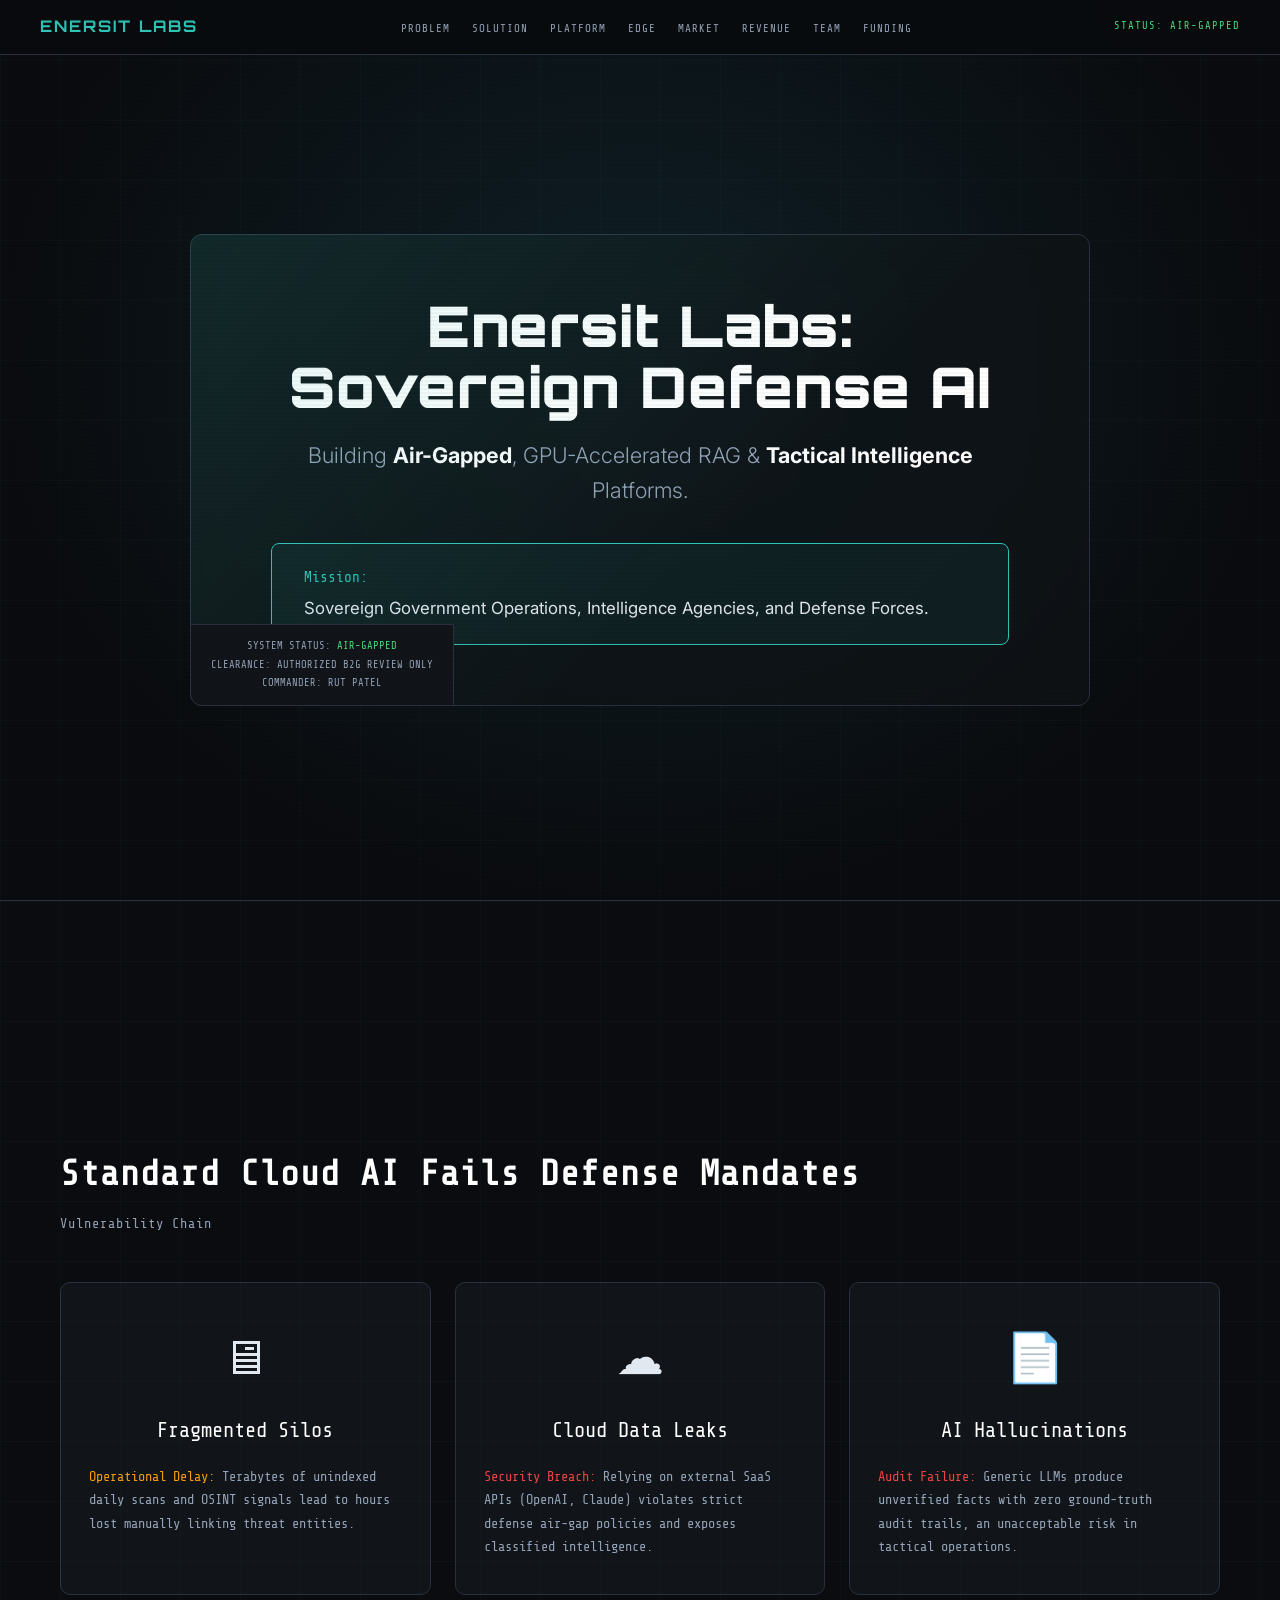
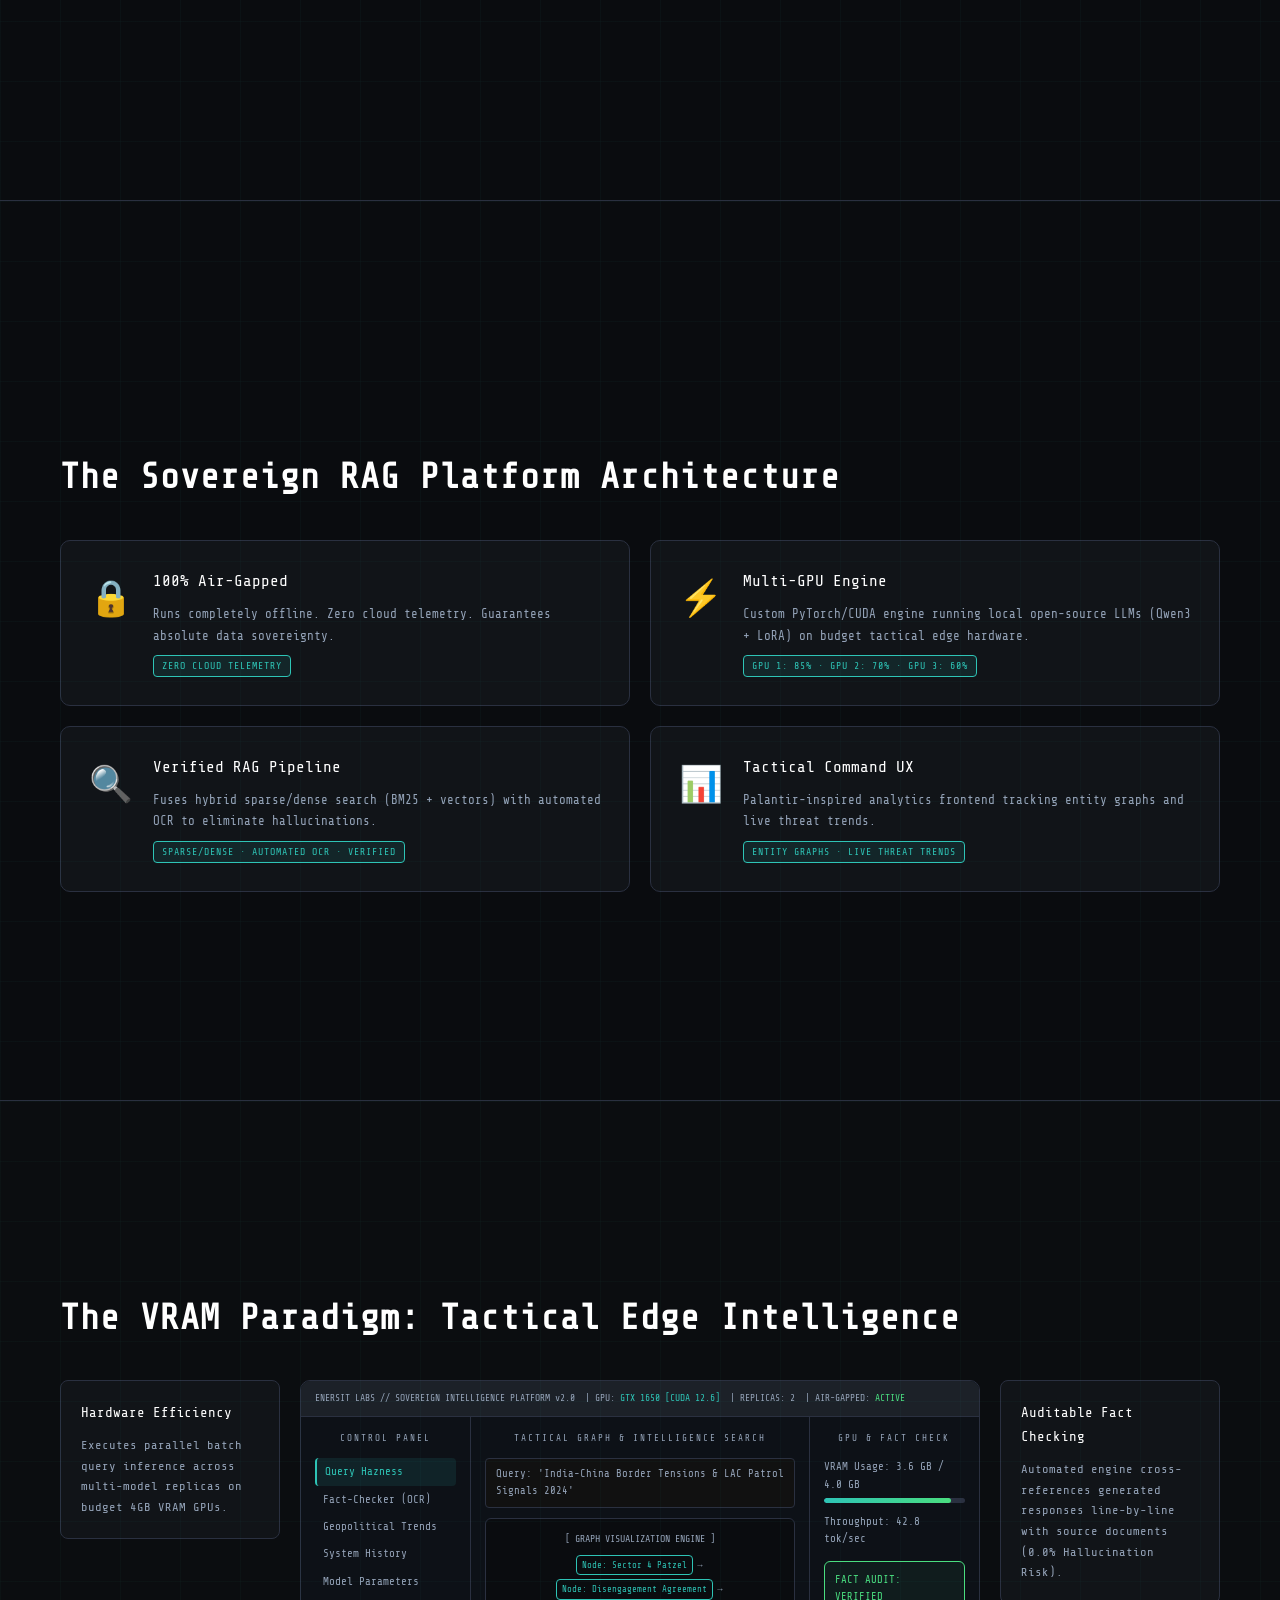
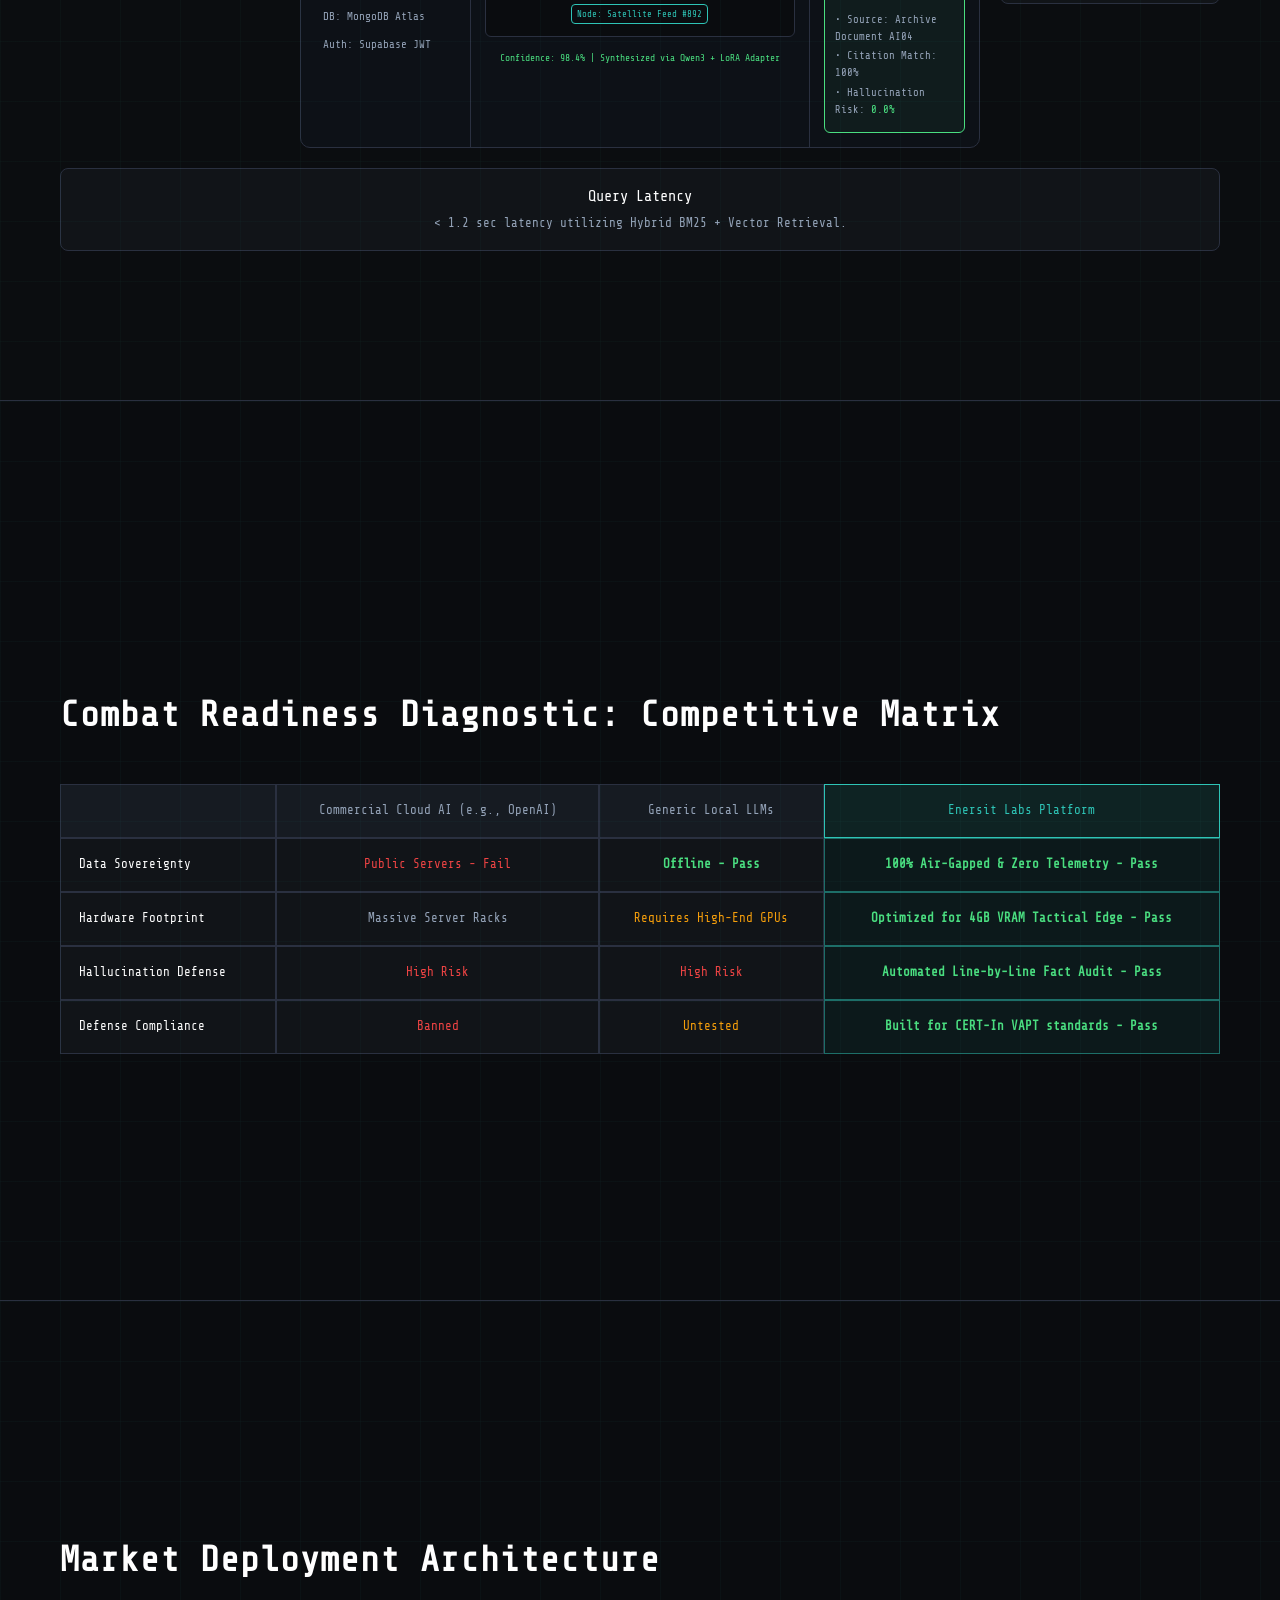
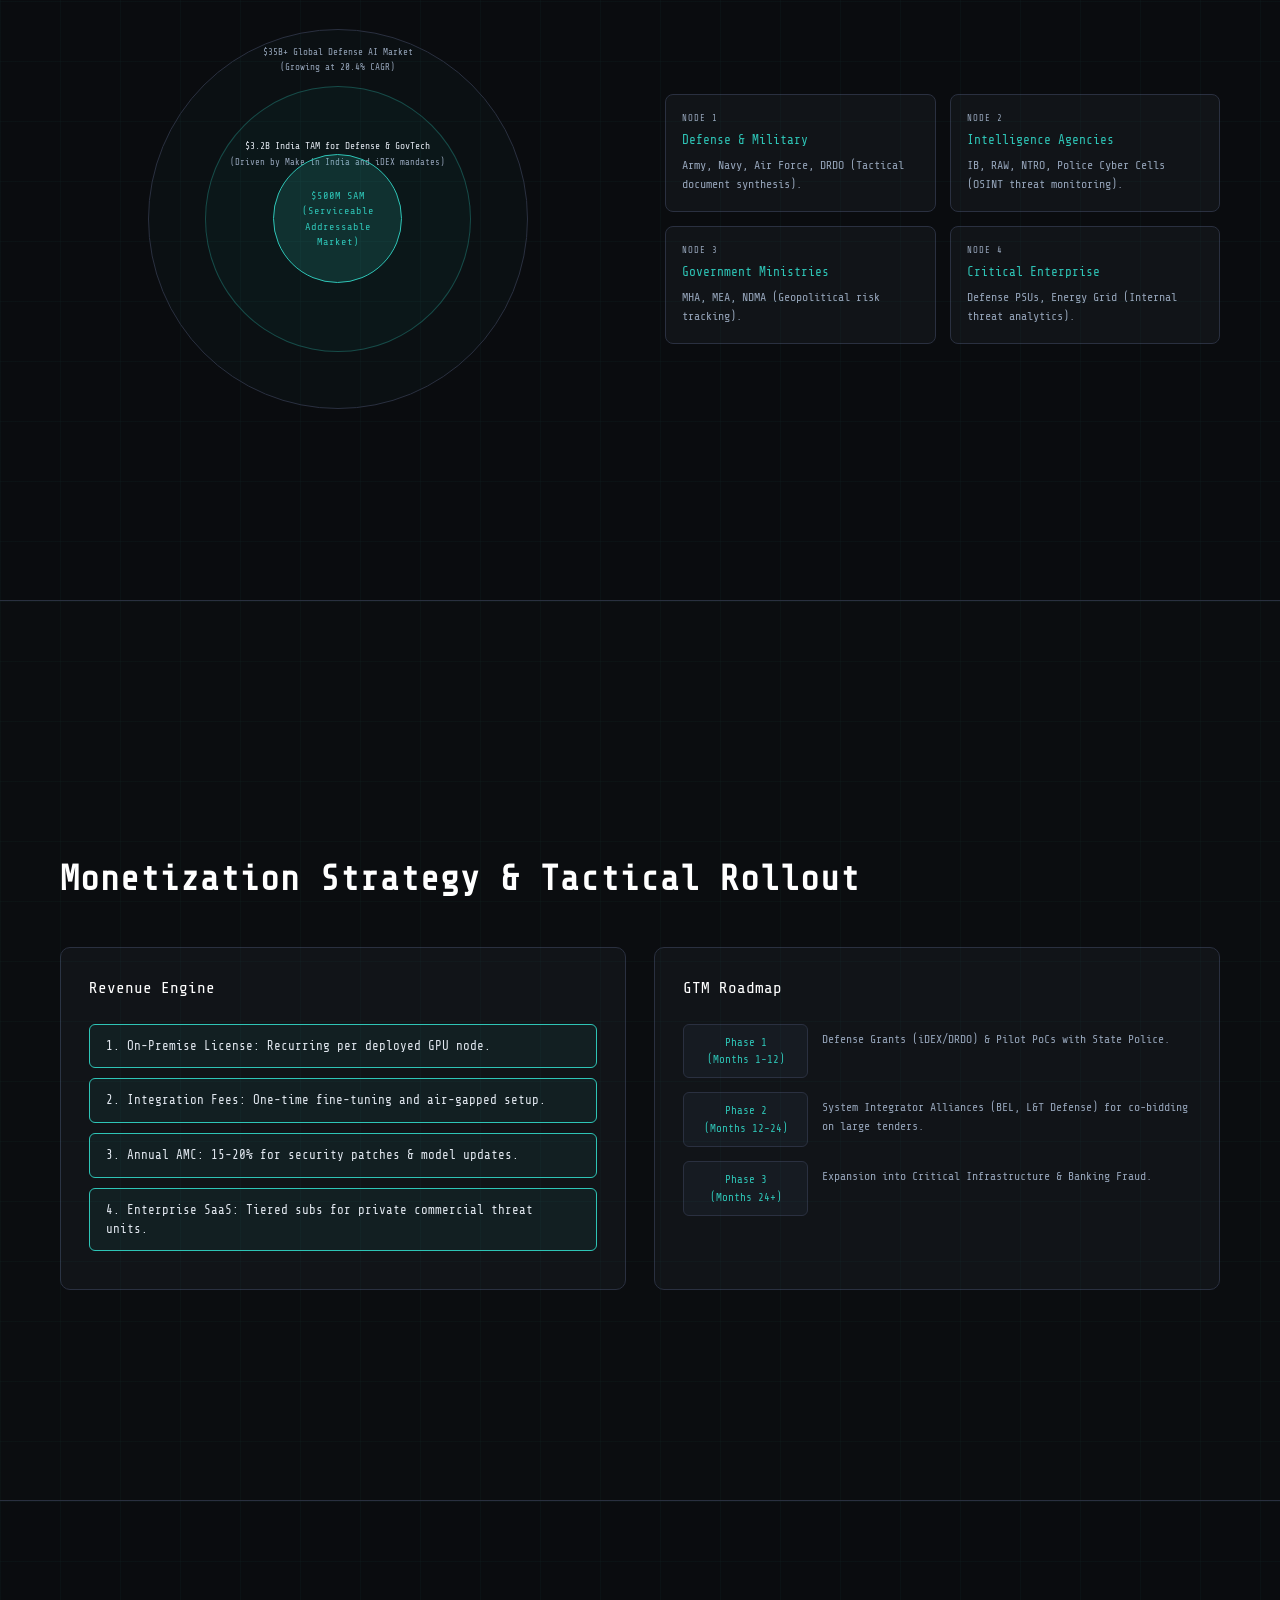
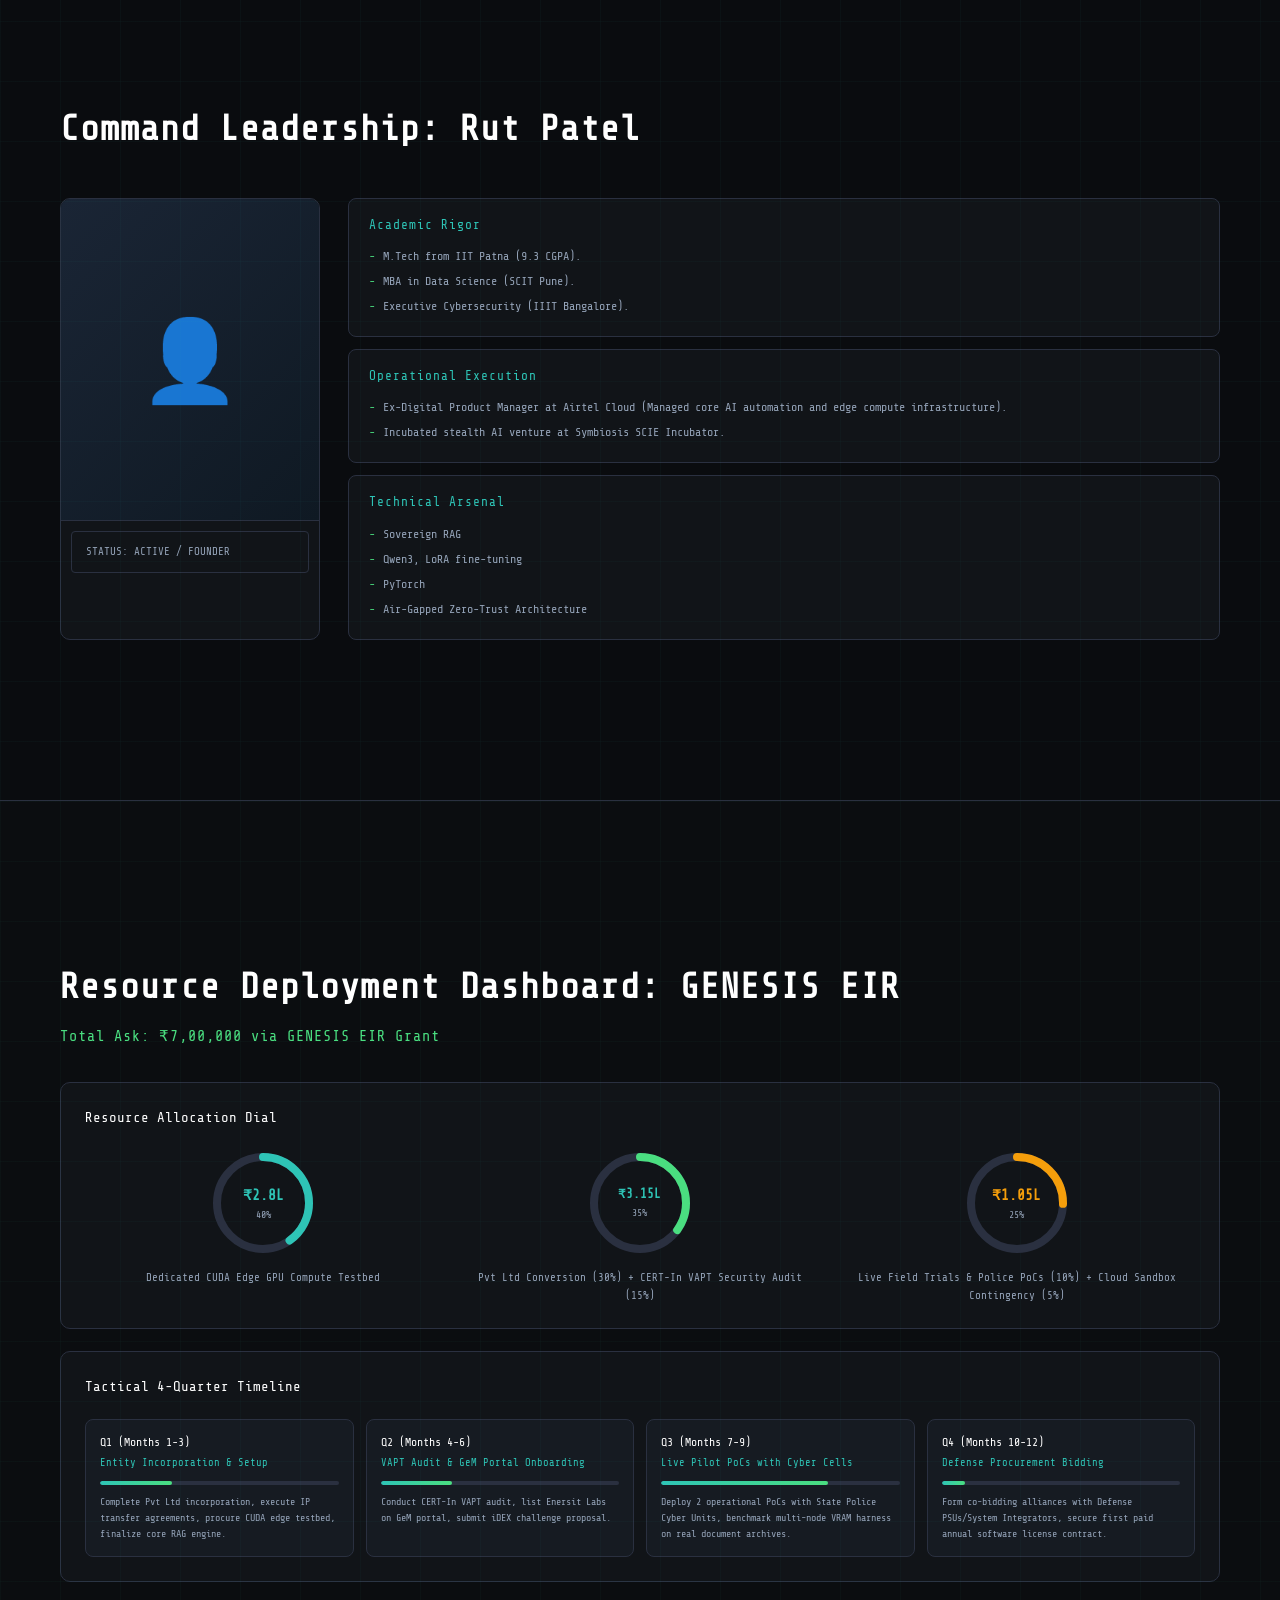
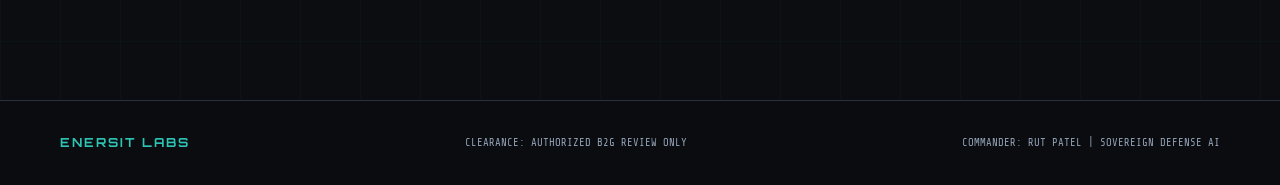
<file: enersitpitch/index.html>
<!DOCTYPE html>
<html lang="en">
<head>
  <meta charset="UTF-8" />
  <meta name="viewport" content="width=device-width, initial-scale=1.0" />
  <title>Enersit Labs: Sovereign Defense AI | Investor Pitch</title>
  <meta name="description" content="Enersit Labs - Building Air-Gapped, GPU-Accelerated RAG and Tactical Intelligence Platforms for Sovereign Government Operations, Intelligence Agencies, and Defense Forces." />
  <link rel="preconnect" href="https://fonts.googleapis.com" />
  <link rel="preconnect" href="https://fonts.gstatic.com" crossorigin />
  <link href="https://fonts.googleapis.com/css2?family=Share+Tech+Mono&family=Orbitron:wght@400;700;900&family=Inter:wght@300;400;500;600;700&display=swap" rel="stylesheet" />
  <style>
    *, *::before, *::after { box-sizing: border-box; margin: 0; padding: 0; }
    :root {
      --bg-dark: #0a0c0f;
      --bg-card: #111418;
      --bg-card2: #161b22;
      --border: #2a3040;
      --accent: #2ec4b6;
      --accent2: #4ade80;
      --accent-orange: #f59e0b;
      --accent-red: #ef4444;
      --text: #e2e8f0;
      --text-dim: #94a3b8;
      --font-mono: "Share Tech Mono", monospace;
      --font-display: "Orbitron", sans-serif;
      --font-body: "Inter", sans-serif;
    }
    html { scroll-behavior: smooth; }
    body { background: var(--bg-dark); color: var(--text); font-family: var(--font-body); line-height: 1.6; overflow-x: hidden; }
    body::before { content:""; position: fixed; inset: 0; background: repeating-linear-gradient(0deg, transparent, transparent 2px, rgba(0,0,0,0.03) 2px, rgba(0,0,0,0.03) 4px); pointer-events: none; z-index: 9999; }

    nav { position: fixed; top: 0; left: 0; right: 0; z-index: 1000; display: flex; align-items: center; justify-content: space-between; padding: 14px 40px; background: rgba(10,12,15,0.92); border-bottom: 1px solid var(--border); backdrop-filter: blur(12px); }
    .nav-logo { font-family: var(--font-display); font-size: 1rem; font-weight: 700; color: var(--accent); letter-spacing: 2px; text-transform: uppercase; }
    .nav-links { display: flex; gap: 22px; list-style: none; }
    .nav-links a { font-family: var(--font-mono); font-size: 0.68rem; color: var(--text-dim); text-decoration: none; letter-spacing: 1px; transition: color 0.2s; }
    .nav-links a:hover { color: var(--accent); }
    .nav-status { font-family: var(--font-mono); font-size: 0.65rem; color: var(--accent2); letter-spacing: 1px; }

    section { min-height: 100vh; display: flex; flex-direction: column; justify-content: center; padding: 120px 60px 80px; position: relative; }
    section + section { border-top: 1px solid var(--border); }
    .grid-bg { position: absolute; inset: 0; background-image: linear-gradient(rgba(46,196,182,0.03) 1px, transparent 1px), linear-gradient(90deg, rgba(46,196,182,0.03) 1px, transparent 1px); background-size: 60px 60px; pointer-events: none; }

    /* HERO */
    #hero { align-items: center; text-align: center; background: radial-gradient(ellipse at 50% 40%, #0f2027 0%, var(--bg-dark) 70%); }
    .hero-inner { border: 1px solid var(--border); border-radius: 12px; padding: 60px 80px; background: rgba(17,20,24,0.7); backdrop-filter: blur(8px); max-width: 900px; width: 100%; position: relative; }
    .hero-inner::before { content:""; position: absolute; inset: -1px; border-radius: 12px; background: linear-gradient(135deg, rgba(46,196,182,0.13), transparent 60%); pointer-events: none; }
    .hero-title { font-family: var(--font-display); font-size: clamp(2rem,5vw,3.5rem); font-weight: 900; color: #fff; margin-bottom: 20px; line-height: 1.1; letter-spacing: 1px; }
    .hero-subtitle { font-size: clamp(1rem,2.5vw,1.35rem); color: var(--text-dim); margin-bottom: 36px; font-weight: 300; }
    .hero-subtitle strong { color: #fff; font-weight: 700; }
    .mission-box { border: 1px solid var(--accent); border-radius: 8px; padding: 22px 32px; background: rgba(46,196,182,0.07); text-align: left; }
    .mission-label { font-family: var(--font-mono); color: var(--accent); font-size: 0.9rem; margin-bottom: 6px; }
    .mission-text { font-size: 1.05rem; color: var(--text); }
    .sys-status { position: absolute; bottom: -1px; left: -1px; border: 1px solid var(--border); border-radius: 0 0 0 12px; background: var(--bg-card); padding: 12px 20px; font-family: var(--font-mono); font-size: 0.65rem; color: var(--text-dim); line-height: 1.8; }

    /* SLIDE COMMON */
    .slide-title { font-family: var(--font-mono); font-size: clamp(1.3rem,3vw,2.2rem); color: #fff; margin-bottom: 10px; letter-spacing: 1px; }
    .slide-subtitle { font-family: var(--font-mono); font-size: 0.85rem; color: var(--text-dim); margin-bottom: 48px; letter-spacing: 1px; }

    /* PROBLEM */
    .problem-grid { display: grid; grid-template-columns: repeat(3,1fr); gap: 24px; }
    .problem-card { border: 1px solid var(--border); border-radius: 10px; padding: 36px 28px; background: var(--bg-card); display: flex; flex-direction: column; gap: 18px; transition: border-color 0.3s, transform 0.3s; }
    .problem-card:hover { border-color: var(--accent); transform: translateY(-4px); }
    .problem-icon { font-size: 3rem; text-align: center; }
    .problem-name { font-family: var(--font-mono); font-size: 1.3rem; color: #fff; text-align: center; }
    .problem-desc { font-size: 0.85rem; color: var(--text-dim); font-family: var(--font-mono); line-height: 1.7; }

    /* SOLUTION */
    .solution-grid { display: grid; grid-template-columns: 1fr 1fr; gap: 20px; }
    .solution-card { border: 1px solid var(--border); border-radius: 10px; padding: 28px; background: var(--bg-card); display: flex; gap: 20px; align-items: flex-start; transition: border-color 0.3s; }
    .solution-card:hover { border-color: var(--accent); }
    .solution-icon { font-size: 2.2rem; flex-shrink: 0; }
    .solution-name { font-family: var(--font-mono); font-size: 1rem; color: #fff; margin-bottom: 10px; }
    .solution-desc { font-family: var(--font-mono); font-size: 0.78rem; color: var(--text-dim); line-height: 1.7; }
    .solution-badge { font-family: var(--font-mono); font-size: 0.62rem; color: var(--accent); background: rgba(46,196,182,0.1); border: 1px solid var(--accent); border-radius: 4px; padding: 2px 8px; display: inline-block; margin-top: 8px; letter-spacing: 1px; }

    /* VRAM */
    #vram { background: #0b0d10; }
    .vram-layout { display: grid; grid-template-columns: 220px 1fr 220px; gap: 20px; align-items: start; }
    .vram-box { border: 1px solid var(--border); border-radius: 8px; padding: 20px; background: var(--bg-card); font-family: var(--font-mono); font-size: 0.76rem; color: var(--text-dim); line-height: 1.7; }
    .vram-box-title { color: #fff; font-size: 0.88rem; margin-bottom: 10px; }
    .terminal { border: 1px solid var(--border); border-radius: 10px; overflow: hidden; background: #0d1117; }
    .terminal-bar { background: #1c2128; padding: 10px 14px; font-family: var(--font-mono); font-size: 0.6rem; color: var(--text-dim); display: flex; gap: 10px; flex-wrap: wrap; border-bottom: 1px solid var(--border); }
    .terminal-bar .hi { color: var(--accent2); }
    .terminal-bar .acc { color: var(--accent); }
    .terminal-cols { display: grid; grid-template-columns: 1fr 2fr 1fr; }
    .t-col { padding: 14px; border-right: 1px solid var(--border); }
    .t-col:last-child { border-right: none; }
    .t-col-title { font-family: var(--font-mono); font-size: 0.58rem; color: var(--text-dim); letter-spacing: 2px; margin-bottom: 12px; text-align: center; }
    .t-menu { list-style: none; }
    .t-menu li { font-family: var(--font-mono); font-size: 0.68rem; color: var(--text-dim); padding: 5px 8px; border-radius: 4px; }
    .t-menu li.active { background: rgba(46,196,182,0.1); color: var(--accent); border-left: 2px solid var(--accent); }
    .query-box { font-family: var(--font-mono); font-size: 0.66rem; color: var(--text-dim); background: #111; border: 1px solid var(--border); border-radius: 4px; padding: 7px 10px; margin-bottom: 10px; }
    .graph-viz { background: #0a0c0f; border: 1px solid var(--border); border-radius: 6px; padding: 12px; font-family: var(--font-mono); font-size: 0.62rem; color: var(--text-dim); text-align: center; min-height: 75px; display: flex; flex-direction: column; align-items: center; justify-content: center; gap: 8px; margin-bottom: 8px; }
    .graph-node-chain { display: flex; align-items: center; gap: 4px; font-size: 0.56rem; flex-wrap: wrap; justify-content: center; }
    .gn { border: 1px solid var(--accent); border-radius: 4px; padding: 2px 5px; color: var(--accent); }
    .ga { color: var(--text-dim); }
    .confidence-bar { font-family: var(--font-mono); font-size: 0.6rem; color: var(--accent2); padding: 6px 0; text-align: center; }
    .fact-audit { background: rgba(74,222,128,0.05); border: 1px solid var(--accent2); border-radius: 6px; padding: 10px; font-family: var(--font-mono); font-size: 0.66rem; }
    .fact-audit-title { color: var(--accent2); margin-bottom: 6px; }
    .fact-audit ul { list-style: none; }
    .fact-audit li { color: var(--text-dim); margin-bottom: 3px; }
    .vram-stat { font-family: var(--font-mono); font-size: 0.68rem; color: var(--text-dim); margin-bottom: 5px; }
    .vram-bar { height: 5px; background: var(--border); border-radius: 3px; overflow: hidden; margin-bottom: 10px; }
    .vram-fill { height: 100%; background: linear-gradient(90deg, var(--accent), var(--accent2)); border-radius: 3px; }
    .query-latency { border: 1px solid var(--border); border-radius: 8px; padding: 16px 26px; background: var(--bg-card); margin-top: 20px; text-align: center; font-family: var(--font-mono); }
    .ql-title { font-size: 0.95rem; color: #fff; margin-bottom: 5px; }
    .ql-value { font-size: 0.78rem; color: var(--text-dim); }

    /* MATRIX */
    #matrix { background: var(--bg-dark); }
    .matrix-table { width: 100%; border-collapse: separate; border-spacing: 0; }
    .matrix-table th, .matrix-table td { padding: 16px 18px; border: 1px solid var(--border); font-family: var(--font-mono); font-size: 0.78rem; text-align: center; }
    .matrix-table th { background: var(--bg-card2); color: var(--text-dim); font-weight: 400; }
    .matrix-table th.hi { background: rgba(46,196,182,0.12); color: var(--accent); border-color: var(--accent); }
    .matrix-table td { background: var(--bg-card); color: var(--text-dim); }
    .matrix-table td:first-child { text-align: left; color: #fff; }
    .matrix-table td.enersit { background: rgba(46,196,182,0.07); border-color: rgba(46,196,182,0.5); }
    .pass { color: var(--accent2); font-weight: 600; }
    .fail { color: var(--accent-red); }
    .warn { color: var(--accent-orange); }

    /* MARKET */
    #market { background: var(--bg-dark); }
    .market-layout { display: grid; grid-template-columns: 1fr 1fr; gap: 50px; align-items: center; }
    .market-circles { position: relative; width: 100%; max-width: 380px; aspect-ratio: 1; margin: 0 auto; }
    .circle-ring { position: absolute; border-radius: 50%; border: 1px solid var(--border); display: flex; align-items: center; justify-content: center; text-align: center; font-family: var(--font-mono); }
    .cr-outer { inset: 0; background: rgba(46,196,182,0.02); }
    .cr-mid { inset: 15%; background: rgba(46,196,182,0.04); border-color: rgba(46,196,182,0.3); }
    .cr-inner { inset: 33%; background: rgba(46,196,182,0.15); border-color: var(--accent); }
    .cr-text-outer { position: absolute; top: 4%; width: 100%; font-family: var(--font-mono); font-size: 0.58rem; color: var(--text-dim); text-align: center; }
    .cr-text-mid { position: absolute; top: 20%; width: 100%; font-family: var(--font-mono); font-size: 0.6rem; color: var(--text); text-align: center; }
    .cr-inner-text { color: var(--accent); font-size: 0.64rem; line-height: 1.5; }
    .node-cards { display: grid; grid-template-columns: 1fr 1fr; gap: 14px; }
    .node-card { border: 1px solid var(--border); border-radius: 8px; padding: 16px; background: var(--bg-card); font-family: var(--font-mono); font-size: 0.73rem; transition: border-color 0.3s; }
    .node-card:hover { border-color: var(--accent); }
    .node-label { font-size: 0.56rem; color: var(--text-dim); margin-bottom: 5px; letter-spacing: 1px; }
    .node-name { color: var(--accent); font-size: 0.8rem; margin-bottom: 7px; }
    .node-desc { color: var(--text-dim); line-height: 1.6; }

    /* MONETIZATION */
    #monetization { background: #0b0d10; }
    .mono-layout { display: grid; grid-template-columns: 1fr 1fr; gap: 28px; }
    .mono-section { border: 1px solid var(--border); border-radius: 10px; padding: 28px; background: var(--bg-card); }
    .mono-title { font-family: var(--font-mono); font-size: 1rem; color: #fff; margin-bottom: 22px; }
    .revenue-item { border: 1px solid var(--accent); border-radius: 6px; padding: 12px 16px; background: rgba(46,196,182,0.06); font-family: var(--font-mono); font-size: 0.78rem; color: var(--text); margin-bottom: 10px; line-height: 1.5; }
    .gtm-phases { display: flex; flex-direction: column; gap: 14px; }
    .phase-item { display: flex; gap: 14px; align-items: flex-start; }
    .phase-box { border: 1px solid var(--border); border-radius: 6px; padding: 9px 12px; background: var(--bg-card2); font-family: var(--font-mono); font-size: 0.68rem; color: var(--accent); min-width: 125px; text-align: center; }
    .phase-desc { font-family: var(--font-mono); font-size: 0.72rem; color: var(--text-dim); padding-top: 7px; line-height: 1.6; }

    /* LEADERSHIP */
    #leadership { background: var(--bg-dark); }
    .leader-layout { display: grid; grid-template-columns: 260px 1fr; gap: 28px; }
    .leader-card { border: 1px solid var(--border); border-radius: 10px; overflow: hidden; background: var(--bg-card); }
    .leader-avatar { width: 100%; aspect-ratio: 4/5; background: linear-gradient(135deg, #1a2535, #0f1923); display: flex; align-items: center; justify-content: center; font-size: 5rem; border-bottom: 1px solid var(--border); }
    .leader-status { padding: 11px 14px; font-family: var(--font-mono); font-size: 0.68rem; color: var(--text-dim); border: 1px solid var(--border); margin: 10px; border-radius: 4px; }
    .leader-details { display: flex; flex-direction: column; gap: 12px; }
    .leader-section { border: 1px solid var(--border); border-radius: 8px; padding: 16px 20px; background: var(--bg-card); }
    .leader-section-title { font-family: var(--font-mono); color: var(--accent); font-size: 0.8rem; margin-bottom: 10px; letter-spacing: 1px; }
    .leader-list { list-style: none; }
    .leader-list li { font-family: var(--font-mono); font-size: 0.74rem; color: var(--text-dim); padding: 3px 0 3px 14px; position: relative; line-height: 1.6; }
    .leader-list li::before { content: "- "; color: var(--accent2); position: absolute; left: 0; }

    /* FUNDING */
    #funding { background: #0b0d10; }
    .funding-ask { font-family: var(--font-mono); color: var(--accent2); font-size: 0.95rem; margin-bottom: 32px; letter-spacing: 1px; }
    .alloc-section { border: 1px solid var(--border); border-radius: 10px; padding: 24px; background: var(--bg-card); margin-bottom: 22px; }
    .alloc-title { font-family: var(--font-mono); font-size: 0.88rem; color: #fff; margin-bottom: 20px; }
    .alloc-dials { display: grid; grid-template-columns: repeat(3,1fr); gap: 20px; }
    .dial-card { display: flex; flex-direction: column; align-items: center; gap: 12px; }
    .dial-ring { position: relative; width: 108px; height: 108px; }
    .dial-svg { width: 108px; height: 108px; transform: rotate(-90deg); }
    .dial-bg { fill: none; stroke: var(--border); stroke-width: 8; }
    .dial-fg { fill: none; stroke-width: 8; stroke-linecap: round; }
    .dial-label { position: absolute; inset: 0; display: flex; flex-direction: column; align-items: center; justify-content: center; font-family: var(--font-mono); }
    .dial-amount { color: var(--accent); font-size: 0.9rem; font-weight: bold; }
    .dial-pct { color: var(--text-dim); font-size: 0.62rem; }
    .dial-desc { font-family: var(--font-mono); font-size: 0.68rem; color: var(--text-dim); text-align: center; line-height: 1.6; }
    .timeline-section { border: 1px solid var(--border); border-radius: 10px; padding: 24px; background: var(--bg-card); }
    .timeline-title { font-family: var(--font-mono); font-size: 0.88rem; color: #fff; margin-bottom: 20px; }
    .quarters { display: grid; grid-template-columns: repeat(4,1fr); gap: 12px; }
    .q-card { border: 1px solid var(--border); border-radius: 8px; padding: 14px; background: var(--bg-card2); font-family: var(--font-mono); transition: border-color 0.3s; }
    .q-card:hover { border-color: var(--accent); }
    .q-label { font-size: 0.72rem; color: #fff; margin-bottom: 3px; }
    .q-name { font-size: 0.65rem; color: var(--accent); margin-bottom: 9px; }
    .q-bar { height: 4px; background: var(--border); border-radius: 2px; overflow: hidden; margin-bottom: 9px; }
    .q-fill { height: 100%; background: linear-gradient(90deg, var(--accent), var(--accent2)); border-radius: 2px; }
    .q-desc { font-size: 0.63rem; color: var(--text-dim); line-height: 1.6; }

    footer { padding: 32px 60px; border-top: 1px solid var(--border); display: flex; align-items: center; justify-content: space-between; font-family: var(--font-mono); font-size: 0.66rem; color: var(--text-dim); }
    .footer-logo { font-family: var(--font-display); color: var(--accent); font-size: 0.78rem; font-weight: 700; letter-spacing: 2px; }

    @keyframes fadeInUp { from { opacity: 0; transform: translateY(24px); } to { opacity: 1; transform: none; } }
    .reveal { opacity: 0; transform: translateY(28px); transition: opacity 0.7s ease, transform 0.7s ease; }
    .reveal.visible { opacity: 1; transform: none; }

    @media (max-width: 900px) {
      section { padding: 100px 20px 60px; }
      nav { padding: 12px 20px; }
      .nav-links { display: none; }
      .problem-grid, .solution-grid, .vram-layout, .market-layout, .mono-layout, .leader-layout, .alloc-dials, .quarters { grid-template-columns: 1fr; }
      .node-cards { grid-template-columns: 1fr 1fr; }
      footer { flex-direction: column; gap: 10px; text-align: center; }
    }
  </style>
</head>
<body>

<nav>
  <div class="nav-logo">ENERSIT LABS</div>
  <ul class="nav-links">
    <li><a href="#problem">PROBLEM</a></li>
    <li><a href="#solution">SOLUTION</a></li>
    <li><a href="#vram">PLATFORM</a></li>
    <li><a href="#matrix">EDGE</a></li>
    <li><a href="#market">MARKET</a></li>
    <li><a href="#monetization">REVENUE</a></li>
    <li><a href="#leadership">TEAM</a></li>
    <li><a href="#funding">FUNDING</a></li>
  </ul>
  <div class="nav-status">STATUS: <span style="color:var(--accent2)">AIR-GAPPED</span></div>
</nav>

<!-- SLIDE 1: HERO -->
<section id="hero" style="align-items:center;text-align:center;background:radial-gradient(ellipse at 50% 40%, #0f2027 0%, var(--bg-dark) 70%)">
  <div class="grid-bg"></div>
  <div class="hero-inner">
    <h1 class="hero-title">Enersit Labs: Sovereign Defense AI</h1>
    <p class="hero-subtitle">Building <strong>Air-Gapped</strong>, GPU-Accelerated RAG &amp; <strong>Tactical Intelligence</strong> Platforms.</p>
    <div class="mission-box">
      <div class="mission-label">Mission:</div>
      <div class="mission-text">Sovereign Government Operations, Intelligence Agencies, and Defense Forces.</div>
    </div>
    <div class="sys-status">
      SYSTEM STATUS: <span style="color:var(--accent2)">AIR-GAPPED</span><br>
      CLEARANCE: AUTHORIZED B2G REVIEW ONLY<br>
      COMMANDER: RUT PATEL
    </div>
  </div>
</section>

<!-- SLIDE 2: PROBLEM -->
<section id="problem">
  <div class="grid-bg"></div>
  <h2 class="slide-title reveal">Standard Cloud AI Fails Defense Mandates</h2>
  <p class="slide-subtitle reveal">Vulnerability Chain</p>
  <div class="problem-grid">
    <div class="problem-card reveal">
      <div class="problem-icon">&#128421;</div>
      <div class="problem-name">Fragmented Silos</div>
      <div class="problem-desc"><span style="color:#f59e0b">Operational Delay:</span> Terabytes of unindexed daily scans and OSINT signals lead to hours lost manually linking threat entities.</div>
    </div>
    <div class="problem-card reveal">
      <div class="problem-icon">&#9729;</div>
      <div class="problem-name">Cloud Data Leaks</div>
      <div class="problem-desc"><span style="color:#ef4444">Security Breach:</span> Relying on external SaaS APIs (OpenAI, Claude) violates strict defense air-gap policies and exposes classified intelligence.</div>
    </div>
    <div class="problem-card reveal">
      <div class="problem-icon">&#128196;</div>
      <div class="problem-name">AI Hallucinations</div>
      <div class="problem-desc"><span style="color:#ef4444">Audit Failure:</span> Generic LLMs produce unverified facts with zero ground-truth audit trails, an unacceptable risk in tactical operations.</div>
    </div>
  </div>
</section>

<!-- SLIDE 3: SOLUTION -->
<section id="solution">
  <div class="grid-bg"></div>
  <h2 class="slide-title reveal">The Sovereign RAG Platform Architecture</h2>
  <div style="height:24px"></div>
  <div class="solution-grid">
    <div class="solution-card reveal">
      <div class="solution-icon">&#128274;</div>
      <div>
        <div class="solution-name">100% Air-Gapped</div>
        <div class="solution-desc">Runs completely offline. Zero cloud telemetry. Guarantees absolute data sovereignty.</div>
        <span class="solution-badge">ZERO CLOUD TELEMETRY</span>
      </div>
    </div>
    <div class="solution-card reveal">
      <div class="solution-icon">&#9889;</div>
      <div>
        <div class="solution-name">Multi-GPU Engine</div>
        <div class="solution-desc">Custom PyTorch/CUDA engine running local open-source LLMs (Qwen3 + LoRA) on budget tactical edge hardware.</div>
        <span class="solution-badge">GPU 1: 85% &middot; GPU 2: 70% &middot; GPU 3: 60%</span>
      </div>
    </div>
    <div class="solution-card reveal">
      <div class="solution-icon">&#128269;</div>
      <div>
        <div class="solution-name">Verified RAG Pipeline</div>
        <div class="solution-desc">Fuses hybrid sparse/dense search (BM25 + vectors) with automated OCR to eliminate hallucinations.</div>
        <span class="solution-badge">SPARSE/DENSE &middot; AUTOMATED OCR &middot; VERIFIED</span>
      </div>
    </div>
    <div class="solution-card reveal">
      <div class="solution-icon">&#128202;</div>
      <div>
        <div class="solution-name">Tactical Command UX</div>
        <div class="solution-desc">Palantir-inspired analytics frontend tracking entity graphs and live threat trends.</div>
        <span class="solution-badge">ENTITY GRAPHS &middot; LIVE THREAT TRENDS</span>
      </div>
    </div>
  </div>
</section>

<!-- SLIDE 4: VRAM PARADIGM -->
<section id="vram">
  <div class="grid-bg"></div>
  <h2 class="slide-title reveal">The VRAM Paradigm: Tactical Edge Intelligence</h2>
  <div style="height:24px"></div>
  <div class="vram-layout reveal">
    <div>
      <div class="vram-box">
        <div class="vram-box-title">Hardware Efficiency</div>
        Executes parallel batch query inference across multi-model replicas on budget 4GB VRAM GPUs.
      </div>
    </div>
    <div class="terminal">
      <div class="terminal-bar">
        <span>ENERSIT LABS // SOVEREIGN INTELLIGENCE PLATFORM v2.0</span>
        <span>| GPU: <span class="acc">GTX 1650 [CUDA 12.6]</span></span>
        <span>| REPLICAS: 2</span>
        <span>| AIR-GAPPED: <span class="hi">ACTIVE</span></span>
      </div>
      <div class="terminal-cols">
        <div class="t-col">
          <div class="t-col-title">CONTROL PANEL</div>
          <ul class="t-menu">
            <li class="active">Query Hazness</li>
            <li>Fact-Checker (OCR)</li>
            <li>Geopolitical Trends</li>
            <li>System History</li>
            <li>Model Parameters</li>
            <li style="margin-top:8px">DB: MongoDB Atlas</li>
            <li>Auth: Supabase JWT</li>
          </ul>
        </div>
        <div class="t-col">
          <div class="t-col-title">TACTICAL GRAPH &amp; INTELLIGENCE SEARCH</div>
          <div class="query-box">Query: 'India-China Border Tensions &amp; LAC Patrol Signals 2024'</div>
          <div class="graph-viz">
            [ GRAPH VISUALIZATION ENGINE ]
            <div class="graph-node-chain">
              <span class="gn">Node: Sector 4 Patzel</span>
              <span class="ga">&rarr;</span>
              <span class="gn">Node: Disengagement Agreement</span>
              <span class="ga">&rarr;</span>
              <span class="gn">Node: Satellite Feed #892</span>
            </div>
          </div>
          <div class="confidence-bar">Confidence: 98.4% | Synthesized via Qwen3 + LoRA Adapter</div>
        </div>
        <div class="t-col">
          <div class="t-col-title">GPU &amp; FACT CHECK</div>
          <div class="vram-stat">VRAM Usage: 3.6 GB / 4.0 GB</div>
          <div class="vram-bar"><div class="vram-fill" style="width:90%"></div></div>
          <div class="vram-stat">Throughput: 42.8 tok/sec</div>
          <div style="height:8px"></div>
          <div class="fact-audit">
            <div class="fact-audit-title">FACT AUDIT: <span style="color:var(--accent2)">VERIFIED</span></div>
            <ul>
              <li>&bull; Source: Archive Document AI04</li>
              <li>&bull; Citation Match: 100%</li>
              <li>&bull; Hallucination Risk: <span style="color:var(--accent2)">0.0%</span></li>
            </ul>
          </div>
        </div>
      </div>
    </div>
    <div>
      <div class="vram-box">
        <div class="vram-box-title">Auditable Fact Checking</div>
        Automated engine cross-references generated responses line-by-line with source documents (0.0% Hallucination Risk).
      </div>
    </div>
  </div>
  <div class="query-latency reveal" style="margin-top:20px">
    <div class="ql-title">Query Latency</div>
    <div class="ql-value">&lt; 1.2 sec latency utilizing Hybrid BM25 + Vector Retrieval.</div>
  </div>
</section>

<!-- SLIDE 5: COMPETITIVE MATRIX -->
<section id="matrix">
  <div class="grid-bg"></div>
  <h2 class="slide-title reveal">Combat Readiness Diagnostic: Competitive Matrix</h2>
  <div style="height:30px"></div>
  <div class="reveal">
    <table class="matrix-table">
      <thead>
        <tr>
          <th></th>
          <th>Commercial Cloud AI (e.g., OpenAI)</th>
          <th>Generic Local LLMs</th>
          <th class="hi">Enersit Labs Platform</th>
        </tr>
      </thead>
      <tbody>
        <tr>
          <td>Data Sovereignty</td>
          <td><span class="fail">Public Servers - Fail</span></td>
          <td><span class="pass">Offline - Pass</span></td>
          <td class="enersit"><span class="pass">100% Air-Gapped &amp; Zero Telemetry - Pass</span></td>
        </tr>
        <tr>
          <td>Hardware Footprint</td>
          <td>Massive Server Racks</td>
          <td><span class="warn">Requires High-End GPUs</span></td>
          <td class="enersit"><span class="pass">Optimized for 4GB VRAM Tactical Edge - Pass</span></td>
        </tr>
        <tr>
          <td>Hallucination Defense</td>
          <td><span class="fail">High Risk</span></td>
          <td><span class="fail">High Risk</span></td>
          <td class="enersit"><span class="pass">Automated Line-by-Line Fact Audit - Pass</span></td>
        </tr>
        <tr>
          <td>Defense Compliance</td>
          <td><span class="fail">Banned</span></td>
          <td><span class="warn">Untested</span></td>
          <td class="enersit"><span class="pass">Built for CERT-In VAPT standards - Pass</span></td>
        </tr>
      </tbody>
    </table>
  </div>
</section>

<!-- SLIDE 6: MARKET -->
<section id="market">
  <div class="grid-bg"></div>
  <h2 class="slide-title reveal">Market Deployment Architecture</h2>
  <div style="height:30px"></div>
  <div class="market-layout">
    <div class="market-circles reveal">
      <div class="circle-ring cr-outer">
        <div class="cr-text-outer">$35B+ Global Defense AI Market<br>(Growing at 20.4% CAGR)</div>
      </div>
      <div class="circle-ring cr-mid">
        <div class="cr-text-mid">$3.2B India TAM for Defense &amp; GovTech<br><span style="color:var(--text-dim);font-size:0.56rem">(Driven by Make in India and iDEX mandates)</span></div>
      </div>
      <div class="circle-ring cr-inner">
        <div class="cr-inner-text">$500M SAM<br>(Serviceable<br>Addressable<br>Market)</div>
      </div>
    </div>
    <div class="node-cards">
      <div class="node-card reveal">
        <div class="node-label">NODE 1</div>
        <div class="node-name">Defense &amp; Military</div>
        <div class="node-desc">Army, Navy, Air Force, DRDO (Tactical document synthesis).</div>
      </div>
      <div class="node-card reveal">
        <div class="node-label">NODE 2</div>
        <div class="node-name">Intelligence Agencies</div>
        <div class="node-desc">IB, RAW, NTRO, Police Cyber Cells (OSINT threat monitoring).</div>
      </div>
      <div class="node-card reveal">
        <div class="node-label">NODE 3</div>
        <div class="node-name">Government Ministries</div>
        <div class="node-desc">MHA, MEA, NDMA (Geopolitical risk tracking).</div>
      </div>
      <div class="node-card reveal">
        <div class="node-label">NODE 4</div>
        <div class="node-name">Critical Enterprise</div>
        <div class="node-desc">Defense PSUs, Energy Grid (Internal threat analytics).</div>
      </div>
    </div>
  </div>
</section>

<!-- SLIDE 7: MONETIZATION -->
<section id="monetization">
  <div class="grid-bg"></div>
  <h2 class="slide-title reveal">Monetization Strategy &amp; Tactical Rollout</h2>
  <div style="height:30px"></div>
  <div class="mono-layout">
    <div class="mono-section reveal">
      <div class="mono-title">Revenue Engine</div>
      <div class="revenue-item">1. On-Premise License: Recurring per deployed GPU node.</div>
      <div class="revenue-item">2. Integration Fees: One-time fine-tuning and air-gapped setup.</div>
      <div class="revenue-item">3. Annual AMC: 15-20% for security patches &amp; model updates.</div>
      <div class="revenue-item">4. Enterprise SaaS: Tiered subs for private commercial threat units.</div>
    </div>
    <div class="mono-section reveal">
      <div class="mono-title">GTM Roadmap</div>
      <div class="gtm-phases">
        <div class="phase-item">
          <div><div class="phase-box">Phase 1<br>(Months 1-12)</div></div>
          <div class="phase-desc">Defense Grants (iDEX/DRDO) &amp; Pilot PoCs with State Police.</div>
        </div>
        <div class="phase-item">
          <div><div class="phase-box">Phase 2<br>(Months 12-24)</div></div>
          <div class="phase-desc">System Integrator Alliances (BEL, L&amp;T Defense) for co-bidding on large tenders.</div>
        </div>
        <div class="phase-item">
          <div><div class="phase-box">Phase 3<br>(Months 24+)</div></div>
          <div class="phase-desc">Expansion into Critical Infrastructure &amp; Banking Fraud.</div>
        </div>
      </div>
    </div>
  </div>
</section>

<!-- SLIDE 8: LEADERSHIP -->
<section id="leadership">
  <div class="grid-bg"></div>
  <h2 class="slide-title reveal">Command Leadership: Rut Patel</h2>
  <div style="height:30px"></div>
  <div class="leader-layout reveal">
    <div class="leader-card">
      <div class="leader-avatar">&#128100;</div>
      <div class="leader-status">STATUS: ACTIVE / FOUNDER</div>
    </div>
    <div class="leader-details">
      <div class="leader-section">
        <div class="leader-section-title">Academic Rigor</div>
        <ul class="leader-list">
          <li>M.Tech from IIT Patna (9.3 CGPA).</li>
          <li>MBA in Data Science (SCIT Pune).</li>
          <li>Executive Cybersecurity (IIIT Bangalore).</li>
        </ul>
      </div>
      <div class="leader-section">
        <div class="leader-section-title">Operational Execution</div>
        <ul class="leader-list">
          <li>Ex-Digital Product Manager at Airtel Cloud (Managed core AI automation and edge compute infrastructure).</li>
          <li>Incubated stealth AI venture at Symbiosis SCIE Incubator.</li>
        </ul>
      </div>
      <div class="leader-section">
        <div class="leader-section-title">Technical Arsenal</div>
        <ul class="leader-list">
          <li>Sovereign RAG</li>
          <li>Qwen3, LoRA fine-tuning</li>
          <li>PyTorch</li>
          <li>Air-Gapped Zero-Trust Architecture</li>
        </ul>
      </div>
    </div>
  </div>
</section>

<!-- SLIDE 9: FUNDING -->
<section id="funding">
  <div class="grid-bg"></div>
  <h2 class="slide-title reveal">Resource Deployment Dashboard: GENESIS EIR</h2>
  <div class="funding-ask reveal">Total Ask: &#8377;7,00,000 via GENESIS EIR Grant</div>

  <div class="alloc-section reveal">
    <div class="alloc-title">Resource Allocation Dial</div>
    <div class="alloc-dials">
      <div class="dial-card">
        <div class="dial-ring">
          <svg class="dial-svg" viewBox="0 0 108 108">
            <circle class="dial-bg" cx="54" cy="54" r="46"/>
            <circle class="dial-fg" cx="54" cy="54" r="46" stroke="#2ec4b6" stroke-dasharray="289" stroke-dashoffset="173"/>
          </svg>
          <div class="dial-label">
            <span class="dial-amount">&#8377;2.8L</span>
            <span class="dial-pct">40%</span>
          </div>
        </div>
        <div class="dial-desc">Dedicated CUDA Edge GPU Compute Testbed</div>
      </div>
      <div class="dial-card">
        <div class="dial-ring">
          <svg class="dial-svg" viewBox="0 0 108 108">
            <circle class="dial-bg" cx="54" cy="54" r="46"/>
            <circle class="dial-fg" cx="54" cy="54" r="46" stroke="#4ade80" stroke-dasharray="289" stroke-dashoffset="188"/>
          </svg>
          <div class="dial-label">
            <span class="dial-amount" style="font-size:0.78rem">&#8377;3.15L</span>
            <span class="dial-pct">35%</span>
          </div>
        </div>
        <div class="dial-desc">Pvt Ltd Conversion (30%) + CERT-In VAPT Security Audit (15%)</div>
      </div>
      <div class="dial-card">
        <div class="dial-ring">
          <svg class="dial-svg" viewBox="0 0 108 108">
            <circle class="dial-bg" cx="54" cy="54" r="46"/>
            <circle class="dial-fg" cx="54" cy="54" r="46" stroke="#f59e0b" stroke-dasharray="289" stroke-dashoffset="216"/>
          </svg>
          <div class="dial-label">
            <span class="dial-amount" style="color:#f59e0b">&#8377;1.05L</span>
            <span class="dial-pct">25%</span>
          </div>
        </div>
        <div class="dial-desc">Live Field Trials &amp; Police PoCs (10%) + Cloud Sandbox Contingency (5%)</div>
      </div>
    </div>
  </div>

  <div class="timeline-section reveal">
    <div class="timeline-title">Tactical 4-Quarter Timeline</div>
    <div class="quarters">
      <div class="q-card">
        <div class="q-label">Q1 (Months 1-3)</div>
        <div class="q-name">Entity Incorporation &amp; Setup</div>
        <div class="q-bar"><div class="q-fill" style="width:30%"></div></div>
        <div class="q-desc">Complete Pvt Ltd incorporation, execute IP transfer agreements, procure CUDA edge testbed, finalize core RAG engine.</div>
      </div>
      <div class="q-card">
        <div class="q-label">Q2 (Months 4-6)</div>
        <div class="q-name">VAPT Audit &amp; GeM Portal Onboarding</div>
        <div class="q-bar"><div class="q-fill" style="width:30%"></div></div>
        <div class="q-desc">Conduct CERT-In VAPT audit, list Enersit Labs on GeM portal, submit iDEX challenge proposal.</div>
      </div>
      <div class="q-card">
        <div class="q-label">Q3 (Months 7-9)</div>
        <div class="q-name">Live Pilot PoCs with Cyber Cells</div>
        <div class="q-bar"><div class="q-fill" style="width:70%"></div></div>
        <div class="q-desc">Deploy 2 operational PoCs with State Police Cyber Units, benchmark multi-node VRAM harness on real document archives.</div>
      </div>
      <div class="q-card">
        <div class="q-label">Q4 (Months 10-12)</div>
        <div class="q-name">Defense Procurement Bidding</div>
        <div class="q-bar"><div class="q-fill" style="width:10%"></div></div>
        <div class="q-desc">Form co-bidding alliances with Defense PSUs/System Integrators, secure first paid annual software license contract.</div>
      </div>
    </div>
  </div>
</section>

<footer>
  <div class="footer-logo">ENERSIT LABS</div>
  <div>CLEARANCE: AUTHORIZED B2G REVIEW ONLY</div>
  <div>COMMANDER: RUT PATEL | SOVEREIGN DEFENSE AI</div>
</footer>

<script>
  const reveals = document.querySelectorAll(".reveal");
  const obs = new IntersectionObserver(entries => {
    entries.forEach(e => { if (e.isIntersecting) { e.target.classList.add("visible"); obs.unobserve(e.target); } });
  }, { threshold: 0.08, rootMargin: "0px 0px -50px 0px" });
  reveals.forEach(el => obs.observe(el));

  const sections = document.querySelectorAll("section[id]");
  const navLinks = document.querySelectorAll(".nav-links a");
  window.addEventListener("scroll", () => {
    let current = "";
    sections.forEach(s => { if (window.scrollY >= s.offsetTop - 140) current = s.id; });
    navLinks.forEach(a => { a.style.color = a.getAttribute("href") === "#" + current ? "var(--accent)" : ""; });
  });
</script>
</body>
</html>
</file>
<file: style.css>
/* ==========================================================================
   ENERSIT LABS — Sovereign Defense AI
   Premium Dark Military Design System v3.0
   ========================================================================== */

@import url('https://fonts.googleapis.com/css2?family=Inter:wght@300;400;500;600;700&family=JetBrains+Mono:wght@400;500;600;700&family=Space+Grotesk:wght@400;500;600;700;800&display=swap');

/* ── CSS Variables ── */
:root {
  --bg-0:      #010711;
  --bg-1:      #020b16;
  --bg-2:      #031020;
  --bg-card:   rgba(5, 15, 31, 0.7);
  --bg-glass:  rgba(8, 22, 44, 0.6);

  --border:    rgba(255,255,255,0.07);
  --border-hi: rgba(0, 240, 255, 0.35);
  --border-em: rgba(0, 255, 157, 0.35);

  --cyan:      #00e5ff;
  --cyan-dim:  rgba(0, 229, 255, 0.15);
  --emerald:   #00f5a0;
  --em-dim:    rgba(0, 245, 160, 0.15);
  --purple:    #b47bff;
  --pur-dim:   rgba(180, 123, 255, 0.15);
  --amber:     #ffca28;
  --amb-dim:   rgba(255, 202, 40, 0.15);
  --danger:    #ff4d6d;
  --danger-dim:rgba(255, 77, 109, 0.15);

  --text-1:   #f0f6ff;
  --text-2:   #94a3b8;
  --text-3:   #475569;
  --text-4:   #1e3a5f;

  --font-sans:    'Inter', system-ui, sans-serif;
  --font-head:    'Space Grotesk', sans-serif;
  --font-mono:    'JetBrains Mono', monospace;

  --radius-sm:  8px;
  --radius-md:  14px;
  --radius-lg:  20px;
  --radius-xl:  28px;

  --shadow-sm: 0 2px 12px rgba(0,0,0,0.4);
  --shadow-md: 0 8px 32px rgba(0,0,0,0.5);
  --shadow-lg: 0 20px 60px rgba(0,0,0,0.6);
  --glow-cyan: 0 0 30px rgba(0,229,255,0.25);
  --glow-em:   0 0 30px rgba(0,245,160,0.2);
}

/* ── Reset ── */
*, *::before, *::after { box-sizing: border-box; margin: 0; padding: 0; }
html { scroll-behavior: smooth; color-scheme: dark; }
body {
  background: var(--bg-0);
  color: var(--text-2);
  font-family: var(--font-sans);
  font-size: 16px;
  line-height: 1.7;
  overflow-x: hidden;
  -webkit-font-smoothing: antialiased;
}
::selection { background: var(--cyan); color: #000; }
a { color: inherit; text-decoration: none; }
img { display: block; max-width: 100%; }
button, input, select, textarea { font-family: inherit; }

/* ── Scrollbar ── */
::-webkit-scrollbar { width: 5px; }
::-webkit-scrollbar-track { background: var(--bg-0); }
::-webkit-scrollbar-thumb { background: #1a3354; border-radius: 3px; }
::-webkit-scrollbar-thumb:hover { background: var(--cyan); }

/* ── Canvas ── */
#radarCanvas { position: fixed; inset: 0; pointer-events: none; z-index: 0; opacity: 0.08; }

/* ── Keyframes ── */
@keyframes pulse     { 0%,100% { opacity:1; } 50% { opacity:.35; } }
@keyframes blink     { 0%,100% { opacity:1; } 50% { opacity:0; } }
@keyframes shimmer   { 0% { background-position: -400px 0; } 100% { background-position: 400px 0; } }
@keyframes scan      { 0% { transform:translateY(-4px); opacity:0; } 5%,95% { opacity:.6; } 100% { transform:translateY(100vh); opacity:0; } }
@keyframes float     { 0%,100% { transform:translateY(0); } 50% { transform:translateY(-8px); } }
@keyframes fadeUp    { from { opacity:0; transform:translateY(28px); } to { opacity:1; transform:translateY(0); } }
@keyframes glowPulse { 0%,100% { box-shadow:var(--glow-cyan); } 50% { box-shadow:0 0 50px rgba(0,229,255,.45); } }
@keyframes rotateBorder { 0% { transform:rotate(0deg); } 100% { transform:rotate(360deg); } }

/* ── Reveal ── */
.reveal { opacity:0; transform:translateY(32px); transition: opacity .7s ease, transform .7s ease; }
.reveal.in { opacity:1; transform:translateY(0); }
.reveal.in-delay-1 { transition-delay:.1s; }
.reveal.in-delay-2 { transition-delay:.2s; }
.reveal.in-delay-3 { transition-delay:.3s; }

/* ── Layout ── */
.wrap { max-width:1160px; margin:0 auto; padding:0 28px; }
.section { padding:110px 0; position:relative; }
.section + .section { border-top:1px solid var(--border); }

/* ── Typography ── */
h1,h2,h3,h4 { font-family:var(--font-head); color:var(--text-1); line-height:1.15; }
.mono { font-family:var(--font-mono); }

/* ── Tags / Badges ── */
.tag {
  display:inline-flex; align-items:center; gap:7px;
  padding:5px 14px; border-radius:999px;
  font-family:var(--font-mono); font-size:10px;
  text-transform:uppercase; letter-spacing:1.8px; font-weight:600;
}
.tag-dot { width:6px; height:6px; border-radius:50%; animation:pulse 2s infinite; }
.tag.cyan  { background:var(--cyan-dim);  border:1px solid var(--border-hi); color:var(--cyan); }
.tag.cyan  .tag-dot { background:var(--cyan); }
.tag.em    { background:var(--em-dim);    border:1px solid var(--border-em); color:var(--emerald); }
.tag.em    .tag-dot { background:var(--emerald); }
.tag.pur   { background:var(--pur-dim);   border:1px solid rgba(180,123,255,.35); color:var(--purple); }
.tag.amb   { background:var(--amb-dim);   border:1px solid rgba(255,202,40,.35);  color:var(--amber); }
.tag.red   { background:var(--danger-dim);border:1px solid rgba(255,77,109,.35);  color:var(--danger); }

/* ── Section Header ── */
.sec-hd { text-align:center; max-width:680px; margin:0 auto 64px; }
.sec-hd .tag { margin-bottom:18px; }
.sec-hd h2 { font-size:clamp(2rem,4vw,3rem); font-weight:800; letter-spacing:-.5px; margin-bottom:16px; }
.sec-hd p { font-size:16px; color:var(--text-2); line-height:1.75; }

/* ━━━━━━━━━━━━━━━━━━━━━━━━━━━━━━━━━━━━━━━━━━━
   NAVBAR
━━━━━━━━━━━━━━━━━━━━━━━━━━━━━━━━━━━━━━━━━━━ */
#navbar {
  position:fixed; inset:0 0 auto;
  z-index:200;
  background:rgba(1,7,17,0.7);
  backdrop-filter:blur(20px) saturate(180%);
  -webkit-backdrop-filter:blur(20px) saturate(180%);
  border-bottom:1px solid var(--border);
  transition:background .3s, box-shadow .3s;
}
#navbar.scrolled {
  background:rgba(1,7,17,0.92);
  box-shadow:0 4px 40px rgba(0,0,0,.5);
}
.nav-wrap {
  display:flex; align-items:center; justify-content:space-between;
  height:76px; max-width:1160px; margin:0 auto; padding:0 28px;
}

/* Logo */
.n-logo { display:flex; align-items:center; gap:14px; }
.n-logo-mark {
  position:relative; width:44px; height:44px; border-radius:12px;
  background:rgba(0,229,255,.06); border:1px solid rgba(0,229,255,.2);
  display:flex; align-items:center; justify-content:center;
  color:var(--cyan); transition:border-color .3s, box-shadow .3s;
}
.n-logo:hover .n-logo-mark { border-color:rgba(0,229,255,.6); box-shadow:var(--glow-cyan); }
.n-logo-mark svg { width:22px; height:22px; }
.n-logo-pulse {
  position:absolute; top:-3px; right:-3px; width:9px; height:9px;
  border-radius:50%; background:var(--emerald);
  box-shadow:0 0 8px var(--emerald); animation:pulse 2s infinite;
}
.n-logo-text {
  font-family:var(--font-head); font-weight:800; font-size:18px;
  letter-spacing:2px; color:var(--text-1);
}
.n-logo-text em { color:var(--cyan); font-style:normal; }
.n-logo-sub {
  font-family:var(--font-mono); font-size:9px; color:var(--text-3);
  text-transform:uppercase; letter-spacing:2.5px; margin-top:1px;
}

/* Nav links */
.n-links { display:flex; align-items:center; gap:32px; }
.n-links a {
  font-family:var(--font-mono); font-size:11px; text-transform:uppercase;
  letter-spacing:1.5px; color:var(--text-3); transition:color .2s;
}
.n-links a:hover { color:var(--cyan); }

/* Nav right */
.n-right { display:flex; align-items:center; gap:14px; }
.n-pill {
  display:flex; align-items:center; gap:7px;
  padding:7px 14px; border-radius:999px;
  background:rgba(0,0,0,.3); border:1px solid var(--border);
  font-family:var(--font-mono); font-size:9px; color:var(--text-3);
}
.n-pill .dot { width:5px; height:5px; border-radius:50%; background:var(--emerald); animation:pulse 2s infinite; }
.n-cta {
  display:inline-flex; align-items:center; gap:8px;
  padding:11px 22px; border-radius:10px;
  background:var(--cyan); color:#000;
  font-family:var(--font-mono); font-size:11px; font-weight:700;
  text-transform:uppercase; letter-spacing:1.5px; cursor:pointer;
  box-shadow:0 0 24px rgba(0,229,255,.35);
  transition:all .25s ease;
}
.n-cta:hover { transform:translateY(-2px); box-shadow:0 0 40px rgba(0,229,255,.55); }
.n-cta svg { width:14px; height:14px; }

/* Mobile */
.n-toggle { display:none; background:none; border:none; color:var(--text-2); cursor:pointer; padding:8px; }
.n-toggle svg { width:24px; height:24px; }
.n-mobile {
  display:none; position:absolute; top:76px; inset-x:0;
  background:rgba(1,7,17,.97); border-bottom:1px solid var(--border);
  padding:16px 28px 24px;
}
.n-mobile.open { display:block; }
.n-mobile a {
  display:block; padding:13px 0;
  font-family:var(--font-mono); font-size:12px; text-transform:uppercase;
  letter-spacing:1.5px; color:var(--text-2);
  border-bottom:1px solid var(--border);
}
.n-mobile a:last-child { color:var(--cyan); border:none; font-weight:700; margin-top:8px; }

@media(max-width:1024px) {
  .n-links, .n-right { display:none !important; }
  .n-toggle { display:flex; }
}

/* ━━━━━━━━━━━━━━━━━━━━━━━━━━━━━━━━━━━━━━━━━━━
   HERO
━━━━━━━━━━━━━━━━━━━━━━━━━━━━━━━━━━━━━━━━━━━ */
#hero {
  position:relative; min-height:100vh;
  display:flex; align-items:center;
  padding:120px 0 80px; overflow:hidden;
}
.hero-bg { position:absolute; inset:0; z-index:0; }
.hero-bg img { width:100%; height:100%; object-fit:cover; opacity:.22; filter:contrast(1.1) brightness(.9) saturate(.7); }
.hero-fade {
  position:absolute; inset:0;
  background:linear-gradient(160deg, rgba(1,7,17,.6) 0%, rgba(1,7,17,.85) 50%, rgba(1,7,17,1) 100%);
}
.hero-grid {
  position:absolute; inset:0; opacity:.06;
  background-image: linear-gradient(rgba(0,229,255,.2) 1px,transparent 1px),
                    linear-gradient(90deg,rgba(0,229,255,.2) 1px,transparent 1px);
  background-size:64px 64px;
}
.hero-scan {
  position:absolute; left:0; right:0; height:1px;
  background:linear-gradient(90deg,transparent,var(--cyan),transparent);
  box-shadow:0 0 20px 2px rgba(0,229,255,.5);
  animation:scan 9s linear infinite; opacity:.5;
  pointer-events:none;
}
.hero-inner {
  position:relative; z-index:10;
  max-width:1160px; margin:0 auto; padding:0 28px;
  display:grid; grid-template-columns:1fr;
  gap:56px;
}
.hero-text { max-width:820px; margin:0 auto; text-align:center; }

/* Animated top badge */
.hero-eyebrow {
  display:inline-flex; align-items:center; gap:10px;
  padding:8px 20px; border-radius:999px;
  background:rgba(0,229,255,.06); border:1px solid rgba(0,229,255,.2);
  font-family:var(--font-mono); font-size:10px; letter-spacing:2px;
  text-transform:uppercase; color:var(--cyan); margin-bottom:28px;
  animation:fadeUp .6s ease both;
}
.hero-eyebrow .dot { width:6px; height:6px; border-radius:50%; background:var(--cyan); animation:pulse 1.5s infinite; }

.hero-h1 {
  font-size:clamp(2.6rem,6vw,4.8rem);
  font-weight:800; letter-spacing:-1px;
  color:var(--text-1); line-height:1.1;
  margin-bottom:22px;
  animation:fadeUp .7s .1s ease both;
}
.hero-h1 .grad {
  background:linear-gradient(120deg, var(--cyan) 10%, var(--emerald) 60%, #00b4ff 100%);
  -webkit-background-clip:text; -webkit-text-fill-color:transparent;
  background-clip:text;
}

.hero-desc {
  font-size:clamp(1rem,1.8vw,1.15rem); color:var(--text-2); max-width:680px;
  margin:0 auto 36px; line-height:1.8;
  animation:fadeUp .7s .2s ease both;
}
.hero-desc strong { color:var(--text-1); }
.hero-desc .hl { color:var(--cyan); font-family:var(--font-mono); }

.hero-btns {
  display:flex; flex-wrap:wrap; justify-content:center; gap:14px;
  margin-bottom:72px;
  animation:fadeUp .7s .3s ease both;
}
.btn-primary {
  display:inline-flex; align-items:center; gap:10px;
  padding:16px 32px; border-radius:12px;
  background:var(--cyan); color:#000;
  font-family:var(--font-mono); font-size:12px; font-weight:700;
  text-transform:uppercase; letter-spacing:1.5px; cursor:pointer;
  box-shadow:0 0 28px rgba(0,229,255,.4); border:none;
  transition:all .25s ease;
}
.btn-primary:hover { transform:translateY(-3px); box-shadow:0 0 48px rgba(0,229,255,.65); }
.btn-primary svg { width:16px; height:16px; }

.btn-ghost {
  display:inline-flex; align-items:center; gap:10px;
  padding:16px 32px; border-radius:12px;
  background:rgba(255,255,255,.04); color:var(--text-1);
  font-family:var(--font-mono); font-size:12px; font-weight:600;
  text-transform:uppercase; letter-spacing:1.5px; cursor:pointer;
  border:1px solid var(--border); transition:all .25s ease;
}
.btn-ghost:hover { border-color:var(--cyan); color:var(--cyan); background:var(--cyan-dim); transform:translateY(-3px); }
.btn-ghost svg { width:16px; height:16px; }

/* Stats Row */
.hero-stats {
  display:grid; grid-template-columns:repeat(4,1fr); gap:2px;
  border-radius:var(--radius-lg); overflow:hidden;
  border:1px solid var(--border);
  animation:fadeUp .7s .4s ease both;
}
.hstat {
  padding:28px 20px;
  background:var(--bg-glass);
  backdrop-filter:blur(12px);
  text-align:center;
  position:relative; overflow:hidden;
  transition:background .3s;
}
.hstat::before {
  content:''; position:absolute; inset-x:0; top:0; height:2px;
  background:linear-gradient(90deg, transparent, var(--cyan), transparent);
  opacity:0; transition:opacity .3s;
}
.hstat:hover { background:rgba(0,229,255,.05); }
.hstat:hover::before { opacity:1; }
.hstat-top {
  display:flex; align-items:center; justify-content:space-between;
  font-family:var(--font-mono); font-size:9px; color:var(--text-3);
  text-transform:uppercase; letter-spacing:1px; margin-bottom:10px;
}
.hstat-top .st { font-size:9px; font-weight:600; }
.hstat-top .st.live { color:var(--emerald); }
.hstat-top .st.ok   { color:var(--cyan); }
.hstat-top .st.opt  { color:var(--purple); }
.hstat-val { font-family:var(--font-head); font-size:2.6rem; font-weight:800; color:var(--text-1); line-height:1; }
.hstat-sub { font-family:var(--font-mono); font-size:10px; color:var(--cyan); margin:6px 0 8px; }
.hstat-desc { font-size:11px; color:var(--text-3); line-height:1.5; }

@media(max-width:900px) { .hero-stats { grid-template-columns:repeat(2,1fr); } }
@media(max-width:500px) { .hero-stats { grid-template-columns:1fr 1fr; } }

/* ━━━━━━━━━━━━━━━━━━━━━━━━━━━━━━━━━━━━━━━━━━━
   ABOUT / PROBLEM
━━━━━━━━━━━━━━━━━━━━━━━━━━━━━━━━━━━━━━━━━━━ */
#about { background:var(--bg-0); }

.prob-grid { display:grid; grid-template-columns:repeat(3,1fr); gap:20px; }
@media(max-width:900px) { .prob-grid { grid-template-columns:1fr; } }

.prob-card {
  padding:32px; border-radius:var(--radius-md);
  background:var(--bg-card); border:1px solid var(--border);
  backdrop-filter:blur(12px); position:relative; overflow:hidden;
  transition:all .3s ease;
}
.prob-card::after {
  content:''; position:absolute; bottom:0; left:0; right:0; height:1px;
  background:linear-gradient(90deg, transparent, var(--danger), transparent);
  opacity:0; transition:opacity .3s;
}
.prob-card:hover { border-color:rgba(255,77,109,.3); transform:translateY(-5px); box-shadow:0 16px 40px rgba(0,0,0,.4); }
.prob-card:hover::after { opacity:1; }
.prob-num {
  font-family:var(--font-mono); font-size:9px; text-transform:uppercase;
  letter-spacing:2px; color:var(--danger); margin-bottom:14px;
}
.prob-icon {
  width:48px; height:48px; border-radius:12px; margin-bottom:20px;
  background:var(--danger-dim); border:1px solid rgba(255,77,109,.2);
  display:flex; align-items:center; justify-content:center; color:var(--danger);
  transition:transform .3s;
}
.prob-card:hover .prob-icon { transform:scale(1.1) rotate(-5deg); }
.prob-icon svg { width:24px; height:24px; }
.prob-card h3 { font-size:18px; font-weight:700; margin-bottom:12px; color:var(--text-1); }
.prob-card p { font-size:13.5px; color:var(--text-2); line-height:1.7; }
.prob-list { list-style:none; margin-top:16px; padding-top:16px; border-top:1px solid var(--border); }
.prob-list li {
  font-family:var(--font-mono); font-size:11px; color:var(--text-3);
  padding:4px 0; display:flex; align-items:center; gap:8px;
}
.prob-list li::before { content:'×'; color:var(--danger); font-size:14px; }

/* Solution banner */
.solution-banner {
  margin-top:32px; padding:36px 40px; border-radius:var(--radius-lg);
  background:linear-gradient(135deg, rgba(0,229,255,.06) 0%, rgba(0,245,160,.04) 100%);
  border:1px solid var(--border-hi);
  display:grid; grid-template-columns:1fr auto; gap:32px; align-items:center;
}
@media(max-width:768px) { .solution-banner { grid-template-columns:1fr; } }
.solution-banner h3 { font-size:22px; font-weight:700; color:var(--text-1); margin:8px 0; }
.solution-banner p { font-size:14px; color:var(--text-2); }
.sol-chips { display:grid; grid-template-columns:1fr 1fr; gap:10px; min-width:280px; }
.sol-chip {
  padding:12px 14px; border-radius:10px;
  background:rgba(0,0,0,.3); border:1px solid var(--border);
  font-family:var(--font-mono); font-size:11px;
}
.sol-chip .sc-val { color:var(--cyan); font-weight:700; margin-bottom:2px; }
.sol-chip .sc-lbl { color:var(--text-3); font-size:9px; }

/* ━━━━━━━━━━━━━━━━━━━━━━━━━━━━━━━━━━━━━━━━━━━
   CAPABILITIES
━━━━━━━━━━━━━━━━━━━━━━━━━━━━━━━━━━━━━━━━━━━ */
#features { background:var(--bg-1); }

.feat-grid { display:grid; grid-template-columns:repeat(3,1fr); gap:20px; }
@media(max-width:900px) { .feat-grid { grid-template-columns:1fr 1fr; } }
@media(max-width:600px) { .feat-grid { grid-template-columns:1fr; } }

.feat-card {
  padding:32px; border-radius:var(--radius-md);
  background:var(--bg-card); border:1px solid var(--border);
  backdrop-filter:blur(12px); position:relative; overflow:hidden;
  transition:all .35s cubic-bezier(.16,1,.3,1);
  cursor:default;
}
.feat-card::before {
  content:''; position:absolute; inset:0;
  background:radial-gradient(circle at 0% 0%, rgba(0,229,255,.07) 0%, transparent 60%);
  opacity:0; transition:opacity .4s;
}
.feat-card:hover { transform:translateY(-6px) scale(1.01); box-shadow:var(--shadow-lg), 0 0 0 1px var(--border-hi); }
.feat-card:hover::before { opacity:1; }
.feat-icon {
  width:52px; height:52px; border-radius:14px; margin-bottom:22px;
  display:flex; align-items:center; justify-content:center;
  transition:transform .3s, box-shadow .3s;
}
.feat-card:hover .feat-icon { transform:scale(1.12); }
.feat-icon svg { width:26px; height:26px; }
.feat-icon.cyan   { background:var(--cyan-dim); border:1px solid var(--border-hi); color:var(--cyan); }
.feat-icon.em     { background:var(--em-dim);   border:1px solid var(--border-em); color:var(--emerald); }
.feat-icon.pur    { background:var(--pur-dim);   border:1px solid rgba(180,123,255,.35); color:var(--purple); }
.feat-icon.amb    { background:var(--amb-dim);   border:1px solid rgba(255,202,40,.35); color:var(--amber); }
.feat-card h3 { font-size:17px; font-weight:700; color:var(--text-1); margin-bottom:10px; }
.feat-card p  { font-size:13.5px; color:var(--text-2); line-height:1.75; }
.feat-pill {
  display:inline-block; margin-top:18px;
  padding:4px 12px; border-radius:999px;
  font-family:var(--font-mono); font-size:10px; font-weight:600;
}
.feat-pill.cyan { background:var(--cyan-dim); border:1px solid rgba(0,229,255,.2); color:var(--cyan); }
.feat-pill.em   { background:var(--em-dim);   border:1px solid rgba(0,245,160,.2); color:var(--emerald); }
.feat-pill.pur  { background:var(--pur-dim);  border:1px solid rgba(180,123,255,.2); color:var(--purple); }
.feat-pill.amb  { background:var(--amb-dim);  border:1px solid rgba(255,202,40,.2); color:var(--amber); }

/* ━━━━━━━━━━━━━━━━━━━━━━━━━━━━━━━━━━━━━━━━━━━
   TACTICAL CONSOLE
━━━━━━━━━━━━━━━━━━━━━━━━━━━━━━━━━━━━━━━━━━━ */
#platform { background:var(--bg-0); }

.console-shell {
  border-radius:var(--radius-xl); overflow:hidden;
  border:1px solid rgba(0,229,255,.18);
  box-shadow:var(--shadow-lg), 0 0 60px rgba(0,229,255,.07), inset 0 1px 0 rgba(255,255,255,.05);
}
.c-title-bar {
  display:flex; flex-wrap:wrap; align-items:center; justify-content:space-between;
  gap:12px; padding:14px 22px;
  background:rgba(2,10,22,.9); border-bottom:1px solid var(--border);
  font-family:var(--font-mono);
}
.c-dots { display:flex; gap:7px; }
.c-dots span { width:11px; height:11px; border-radius:50%; }
.c-dots .r { background:rgba(255,77,109,.7); }
.c-dots .y { background:rgba(255,202,40,.7); }
.c-dots .g { background:var(--emerald); box-shadow:0 0 8px var(--emerald); }
.c-title { font-size:12px; color:var(--text-1); font-weight:600; display:flex; align-items:center; gap:8px; }
.c-title svg { width:15px; height:15px; color:var(--cyan); }
.c-meta { display:flex; flex-wrap:wrap; gap:18px; font-size:10px; color:var(--text-3); }
.c-meta .live { color:var(--emerald); }
.c-meta strong { color:var(--cyan); }

.c-scenario-bar {
  padding:10px 22px; background:rgba(1,5,14,.6);
  border-bottom:1px solid var(--border);
  display:flex; flex-wrap:wrap; align-items:center; gap:10px;
  font-family:var(--font-mono); font-size:11px;
}
.c-scenario-label { color:var(--text-3); }
.c-scenario-label .c { color:var(--cyan); }
.sc-btn {
  padding:6px 16px; border-radius:7px; cursor:pointer;
  font-family:var(--font-mono); font-size:10px; font-weight:600;
  background:rgba(255,255,255,.03); border:1px solid var(--border); color:var(--text-3);
  transition:all .2s;
}
.sc-btn:hover { color:var(--text-1); border-color:var(--border-hi); }
.sc-btn.active {
  background:var(--cyan-dim); border-color:var(--border-hi);
  color:var(--cyan); box-shadow:0 0 16px rgba(0,229,255,.15);
}

.c-grid {
  display:grid; grid-template-columns:230px 1fr 270px;
  min-height:480px;
}
@media(max-width:1100px) { .c-grid { grid-template-columns:1fr; } }

/* Sidebar */
.c-sidebar {
  padding:22px 18px; border-right:1px solid var(--border);
  background:rgba(1,6,16,.5); font-family:var(--font-mono);
}
.c-sh { font-size:9px; text-transform:uppercase; letter-spacing:2px; color:var(--text-4); margin-bottom:10px; margin-top:18px; }
.c-sh:first-child { margin-top:0; }
.c-si {
  display:flex; align-items:center; justify-content:space-between;
  padding:9px 12px; border-radius:8px; margin-bottom:3px;
  font-size:11px; color:var(--text-3); cursor:pointer; transition:all .15s;
}
.c-si:hover { background:rgba(255,255,255,.04); color:var(--text-1); }
.c-si.act { background:var(--cyan-dim); border:1px solid rgba(0,229,255,.2); color:var(--cyan); }
.c-si-tag { font-size:9px; padding:2px 6px; border-radius:4px; }
.c-si-tag.hot { background:rgba(0,229,255,.15); color:var(--cyan); }
.c-si-tag.rdy { color:var(--emerald); }
.c-si-tag.syn { color:var(--purple); }
.c-si-tag.dim { color:var(--text-4); }

.c-div { border-top:1px solid var(--border); margin:14px 0; }
.c-kv { display:flex; justify-content:space-between; padding:4px 4px; font-size:10px; color:var(--text-3); }
.c-kv .v { color:var(--text-1); }
.c-kv .v-c { color:var(--cyan); }
.c-kv .v-g { color:var(--emerald); font-weight:700; }

/* Main panel */
.c-main {
  padding:22px 26px; display:flex; flex-direction:column; gap:16px;
  background:rgba(1,7,17,.4);
}
.c-ql {
  display:flex; justify-content:space-between; align-items:center;
  font-family:var(--font-mono); font-size:10px;
}
.c-ql .lbl { color:var(--text-3); display:flex; align-items:center; gap:6px; }
.c-ql .lbl .dot { width:5px; height:5px; border-radius:50%; background:var(--cyan); animation:pulse 1.5s infinite; }
.c-ql .st { font-size:10px; }
.c-ql .st.rdy { color:var(--emerald); }
.c-ql .st.syn { color:var(--cyan); }

.c-qbar {
  padding:13px 18px; border-radius:10px;
  background:rgba(0,5,14,.8); border:1px solid rgba(0,229,255,.3);
  font-family:var(--font-mono); font-size:12px; color:var(--text-1);
  display:flex; align-items:center; gap:8px;
  box-shadow:0 0 16px rgba(0,229,255,.08), inset 0 1px 0 rgba(0,229,255,.05);
}
.c-qbar .c { color:var(--cyan); font-weight:700; }
.c-qbar .cur { width:8px; height:16px; background:var(--cyan); display:inline-block; border-radius:1px; animation:blink 1s step-end infinite; margin-left:4px; }

.c-graph {
  flex:1; border-radius:14px; padding:18px;
  background:rgba(0,4,12,.6); border:1px solid var(--border);
  position:relative; overflow:hidden;
  display:flex; flex-direction:column; justify-content:space-between;
}
.c-graph-grid {
  position:absolute; inset:0; opacity:.08;
  background-image: linear-gradient(rgba(0,229,255,.15) 1px,transparent 1px),
                    linear-gradient(90deg,rgba(0,229,255,.15) 1px,transparent 1px);
  background-size:28px 28px; pointer-events:none;
}
.c-graph-hud {
  display:flex; justify-content:space-between; align-items:center;
  font-family:var(--font-mono); font-size:10px; color:var(--text-3);
  border-bottom:1px solid rgba(255,255,255,.05); padding-bottom:10px; margin-bottom:14px;
  position:relative; z-index:2;
}
.c-graph-hud .lbl { color:var(--cyan); display:flex; align-items:center; gap:6px; }
.c-graph-hud .lbl svg { width:14px; height:14px; }
.c-graph-hud .conf { color:var(--emerald); font-weight:700; }

.c-nodes {
  display:flex; flex-wrap:wrap; align-items:center; justify-content:center;
  gap:14px; padding:22px 0; position:relative; z-index:2;
}
.c-node {
  display:flex; align-items:center; gap:8px;
  padding:10px 18px; border-radius:999px;
  font-family:var(--font-mono); font-size:11px; font-weight:600; color:var(--text-1);
  transition:transform .25s;
}
.c-node:hover { transform:scale(1.06); }
.c-node .d { width:7px; height:7px; border-radius:50%; animation:pulse 2s infinite; }
.c-node.c { background:var(--cyan-dim); border:1px solid var(--border-hi); }
.c-node.c .d { background:var(--cyan); }
.c-node.e { background:var(--em-dim); border:1px solid var(--border-em); }
.c-node.e .d { background:var(--emerald); }
.c-node.p { background:var(--pur-dim); border:1px solid rgba(180,123,255,.35); }
.c-node.p .d { background:var(--purple); }
.c-arrow { color:var(--text-4); font-size:20px; }

.c-summary {
  position:relative; z-index:2; padding:14px;
  border-radius:10px; background:rgba(0,0,0,.5); border:1px solid var(--border);
}
.c-summary-tag { font-family:var(--font-mono); font-size:9px; text-transform:uppercase; letter-spacing:1.5px; color:var(--cyan); font-weight:700; margin-bottom:6px; }
.c-summary p { font-family:var(--font-mono); font-size:11px; color:var(--text-2); line-height:1.6; }

.c-footer {
  display:flex; justify-content:space-between; align-items:center;
  font-family:var(--font-mono); font-size:10px; color:var(--text-4);
  border-top:1px solid var(--border); padding-top:10px;
}
.c-footer strong { color:var(--text-1); }

/* Right panel */
.c-right {
  padding:22px 18px; border-left:1px solid var(--border);
  background:rgba(1,6,16,.5); font-family:var(--font-mono);
}
.c-rh {
  display:flex; justify-content:space-between; align-items:center;
  font-size:9px; text-transform:uppercase; letter-spacing:2px;
  color:var(--text-4); margin-bottom:14px;
}
.c-rh .live { color:var(--emerald); animation:pulse 2s infinite; }

.c-gauge { margin-bottom:18px; }
.c-gauge-top { display:flex; justify-content:space-between; margin-bottom:7px; font-size:10px; color:var(--text-3); }
.c-gauge-top .v { color:var(--cyan); font-weight:700; }
.c-gauge-top .v2 { color:var(--emerald); font-weight:700; }
.c-gauge-track { width:100%; height:5px; border-radius:3px; background:rgba(255,255,255,.07); overflow:hidden; }
.c-gauge-fill { height:100%; border-radius:3px; transition:width .5s ease; }
.c-gauge-fill.cyan { background:linear-gradient(90deg,var(--cyan),var(--emerald)); }
.c-gauge-fill.em { background:var(--emerald); }
.c-gauge-desc { font-size:9px; color:var(--text-4); margin-top:5px; }

.c-mini { display:grid; grid-template-columns:1fr 1fr; gap:8px; margin:14px 0; }
.c-mc { padding:10px; border-radius:8px; text-align:center; background:rgba(0,0,0,.3); border:1px solid var(--border); }
.c-mc .l { font-size:9px; color:var(--text-4); text-transform:uppercase; }
.c-mc .v { font-size:13px; font-weight:700; margin-top:3px; color:var(--text-1); }
.c-mc .v.c { color:var(--cyan); }

.c-audit {
  padding:14px; border-radius:10px;
  background:rgba(0,245,160,.04); border:1px solid rgba(0,245,160,.2);
}
.c-audit-hd {
  display:flex; justify-content:space-between; align-items:center;
  font-size:9px; text-transform:uppercase; letter-spacing:1.5px;
  color:var(--text-4); margin-bottom:12px;
}
.c-audit-hd .ok { color:var(--emerald); font-weight:700; }
.c-ar { display:flex; justify-content:space-between; padding:4px 0; font-size:10px; color:var(--text-3); }
.c-ar .v { color:var(--text-1); }
.c-ar .v-g { color:var(--emerald); font-weight:700; }
.c-ar .v-c { color:var(--cyan); }
.c-audit-foot { font-size:9px; color:var(--text-4); margin-top:10px; padding-top:10px; border-top:1px solid rgba(0,245,160,.1); line-height:1.6; }

/* ━━━━━━━━━━━━━━━━━━━━━━━━━━━━━━━━━━━━━━━━━━━
   SECTORS
━━━━━━━━━━━━━━━━━━━━━━━━━━━━━━━━━━━━━━━━━━━ */
#sectors { background:var(--bg-2); }

.sec-grid { display:grid; grid-template-columns:repeat(4,1fr); gap:16px; }
@media(max-width:1000px) { .sec-grid { grid-template-columns:1fr 1fr; } }
@media(max-width:560px)  { .sec-grid { grid-template-columns:1fr; } }

.sec-card {
  padding:32px 26px; border-radius:var(--radius-md);
  background:var(--bg-card); border:1px solid var(--border);
  backdrop-filter:blur(12px); position:relative; overflow:hidden;
  transition:all .35s ease;
}
.sec-card::before {
  content:''; position:absolute; top:0; left:0; right:0; height:2px;
  background:linear-gradient(90deg,transparent,var(--cyan),transparent);
  transform:scaleX(0); transform-origin:left; transition:transform .4s ease;
}
.sec-card:hover { border-color:rgba(0,229,255,.25); transform:translateY(-5px); box-shadow:var(--shadow-md), 0 0 0 1px rgba(0,229,255,.12); }
.sec-card:hover::before { transform:scaleX(1); }
.sec-icon {
  width:46px; height:46px; border-radius:12px; margin-bottom:18px;
  display:flex; align-items:center; justify-content:center;
  background:var(--cyan-dim); border:1px solid var(--border-hi); color:var(--cyan);
  transition:transform .3s, box-shadow .3s;
}
.sec-card:hover .sec-icon { transform:scale(1.1); box-shadow:var(--glow-cyan); }
.sec-icon svg { width:22px; height:22px; }
.sec-lbl { font-family:var(--font-mono); font-size:10px; text-transform:uppercase; letter-spacing:1.5px; color:var(--cyan); margin-bottom:6px; }
.sec-card h3 { font-size:18px; font-weight:700; color:var(--text-1); margin-bottom:6px; }
.sec-orgs { font-family:var(--font-mono); font-size:10px; color:var(--text-3); margin-bottom:16px; }
.sec-use { font-size:13px; color:var(--text-2); line-height:1.7; padding-top:16px; border-top:1px solid var(--border); }
.sec-use strong { color:var(--text-1); display:block; font-size:11px; font-family:var(--font-mono); text-transform:uppercase; letter-spacing:1px; margin-bottom:6px; }

/* ━━━━━━━━━━━━━━━━━━━━━━━━━━━━━━━━━━━━━━━━━━━
   FOUNDER
━━━━━━━━━━━━━━━━━━━━━━━━━━━━━━━━━━━━━━━━━━━ */
#founder { background:var(--bg-1); }

.founder-wrap {
  padding:56px; border-radius:var(--radius-xl);
  background:var(--bg-card); border:1px solid var(--border);
  backdrop-filter:blur(20px);
  box-shadow:var(--shadow-lg);
}
@media(max-width:900px) { .founder-wrap { padding:36px 28px; } }

.founder-header {
  display:flex; flex-wrap:wrap; align-items:flex-start;
  justify-content:space-between; gap:24px; margin-bottom:48px;
  padding-bottom:36px; border-bottom:1px solid var(--border);
}
.founder-name-block h2 { font-size:clamp(2rem,4vw,3rem); font-weight:800; color:var(--text-1); margin-bottom:6px; }
.founder-name-block .role { font-family:var(--font-mono); font-size:14px; color:var(--cyan); letter-spacing:1px; }
.founder-name-block .loc { font-family:var(--font-mono); font-size:11px; color:var(--text-3); margin-top:6px; }
.founder-links { display:flex; flex-wrap:wrap; align-items:center; gap:10px; }
.f-link {
  display:flex; align-items:center; gap:8px;
  padding:10px 18px; border-radius:10px;
  background:rgba(255,255,255,.04); border:1px solid var(--border);
  font-family:var(--font-mono); font-size:11px; font-weight:600; color:var(--text-2);
  transition:all .25s;
}
.f-link:hover { border-color:var(--border-hi); color:var(--cyan); background:var(--cyan-dim); }
.f-link svg { width:15px; height:15px; }

.founder-body { display:grid; grid-template-columns:1fr 1fr; gap:48px; }
@media(max-width:768px) { .founder-body { grid-template-columns:1fr; gap:32px; } }

.founder-col h4 {
  font-family:var(--font-mono); font-size:10px; text-transform:uppercase;
  letter-spacing:2px; color:var(--text-3); margin-bottom:18px;
  padding-bottom:10px; border-bottom:1px solid var(--border);
}

.edu-items { display:grid; grid-template-columns:1fr 1fr; gap:10px; }
@media(max-width:500px) { .edu-items { grid-template-columns:1fr; } }
.edu-item {
  padding:14px 16px; border-radius:10px;
  background:rgba(0,0,0,.3); border:1px solid var(--border);
  transition:border-color .2s;
}
.edu-item:hover { border-color:var(--border-hi); }
.edu-item .deg { font-size:12px; font-weight:600; color:var(--text-1); margin-bottom:4px; }
.edu-item .inst { font-family:var(--font-mono); font-size:10px; color:var(--cyan); }

.exp-items { display:flex; flex-direction:column; gap:12px; }
.exp-item {
  padding:18px; border-radius:10px;
  background:rgba(0,0,0,.3); border:1px solid var(--border);
  transition:border-color .2s;
}
.exp-item:hover { border-color:var(--border-hi); }
.exp-item-top { display:flex; flex-wrap:wrap; align-items:center; justify-content:space-between; gap:8px; margin-bottom:8px; }
.exp-item .role { font-size:13px; font-weight:700; color:var(--text-1); }
.exp-item .period {
  font-family:var(--font-mono); font-size:9px; padding:3px 9px;
  border-radius:5px; font-weight:600;
}
.exp-item .period.c { background:var(--cyan-dim); border:1px solid rgba(0,229,255,.2); color:var(--cyan); }
.exp-item .period.p { background:var(--pur-dim); border:1px solid rgba(180,123,255,.2); color:var(--purple); }
.exp-item p { font-size:12px; color:var(--text-2); line-height:1.65; }

.skills-block { margin-top:20px; }
.skills-block h4 { font-family:var(--font-mono); font-size:10px; text-transform:uppercase; letter-spacing:2px; color:var(--text-3); margin-bottom:14px; padding-bottom:10px; border-bottom:1px solid var(--border); }
.skill-tags { display:flex; flex-wrap:wrap; gap:8px; }
.skill-tag {
  padding:5px 12px; border-radius:6px;
  font-family:var(--font-mono); font-size:10px; font-weight:600;
  background:rgba(255,255,255,.04); border:1px solid var(--border); color:var(--text-2);
  transition:all .2s;
}
.skill-tag:hover { border-color:var(--border-hi); color:var(--cyan); }
.skill-tag.g { background:rgba(0,245,160,.06); border-color:rgba(0,245,160,.2); color:var(--emerald); }

/* ━━━━━━━━━━━━━━━━━━━━━━━━━━━━━━━━━━━━━━━━━━━
   VISION
━━━━━━━━━━━━━━━━━━━━━━━━━━━━━━━━━━━━━━━━━━━ */
#vision { background:var(--bg-0); }

.vision-grid { display:grid; grid-template-columns:repeat(3,1fr); gap:20px; }
@media(max-width:900px) { .vision-grid { grid-template-columns:1fr; } }

.vis-card {
  padding:36px 32px; border-radius:var(--radius-md);
  background:var(--bg-card); border:1px solid var(--border);
  backdrop-filter:blur(12px); position:relative; overflow:hidden;
  transition:all .35s ease;
}
.vis-card:hover { transform:translateY(-6px); box-shadow:var(--shadow-lg); }
.vis-phase-num {
  font-family:var(--font-mono); font-size:56px; font-weight:900;
  line-height:1; margin-bottom:4px; opacity:.06; user-select:none;
  position:absolute; top:20px; right:24px;
}
.vis-phase-num.c { color:var(--cyan); }
.vis-phase-num.e { color:var(--emerald); }
.vis-phase-num.p { color:var(--purple); }
.vis-phase { font-family:var(--font-mono); font-size:11px; text-transform:uppercase; letter-spacing:1.5px; margin-bottom:12px; font-weight:700; }
.vis-phase.c { color:var(--cyan); }
.vis-phase.e { color:var(--emerald); }
.vis-phase.p { color:var(--purple); }
.vis-card h3 { font-size:22px; font-weight:700; color:var(--text-1); margin-bottom:20px; }
.vis-list { list-style:none; display:flex; flex-direction:column; gap:8px; }
.vis-list li {
  display:flex; align-items:flex-start; gap:10px;
  font-size:13.5px; color:var(--text-2); line-height:1.6;
}
.vis-list .b { flex-shrink:0; margin-top:3px; font-size:12px; }
.vis-list .b.c { color:var(--cyan); }
.vis-list .b.e { color:var(--emerald); }
.vis-list .b.p { color:var(--purple); }

/* ━━━━━━━━━━━━━━━━━━━━━━━━━━━━━━━━━━━━━━━━━━━
   CONTACT
━━━━━━━━━━━━━━━━━━━━━━━━━━━━━━━━━━━━━━━━━━━ */
#contact { background:var(--bg-1); }

.contact-grid { display:grid; grid-template-columns:1fr 1.4fr; gap:48px; }
@media(max-width:900px) { .contact-grid { grid-template-columns:1fr; } }

.contact-left h2 { font-size:clamp(1.8rem,3.5vw,2.6rem); font-weight:800; color:var(--text-1); margin:14px 0 16px; }
.contact-left > p { font-size:14.5px; color:var(--text-2); line-height:1.75; margin-bottom:32px; }

.c-info-card {
  display:flex; align-items:center; gap:16px;
  padding:18px 20px; border-radius:var(--radius-md);
  background:var(--bg-card); border:1px solid var(--border);
  margin-bottom:12px; transition:border-color .25s;
}
.c-info-card:hover { border-color:var(--border-hi); }
.c-info-icon {
  width:40px; height:40px; border-radius:10px; flex-shrink:0;
  display:flex; align-items:center; justify-content:center;
}
.c-info-icon svg { width:18px; height:18px; }
.c-info-icon.c { background:var(--cyan-dim); border:1px solid var(--border-hi); color:var(--cyan); }
.c-info-icon.e { background:var(--em-dim); border:1px solid var(--border-em); color:var(--emerald); }
.c-info-icon.p { background:var(--pur-dim); border:1px solid rgba(180,123,255,.35); color:var(--purple); }
.c-info-lbl { font-family:var(--font-mono); font-size:9px; text-transform:uppercase; letter-spacing:1.5px; color:var(--text-3); margin-bottom:3px; }
.c-info-val { font-size:14px; font-weight:600; color:var(--text-1); }
.c-info-val a { color:var(--text-1); transition:color .2s; }
.c-info-val a:hover { color:var(--cyan); }
.c-info-sub { font-family:var(--font-mono); font-size:10px; color:var(--text-3); margin-top:2px; }

/* Form */
.contact-form-box {
  padding:44px; border-radius:var(--radius-xl);
  background:var(--bg-card); border:1px solid var(--border);
  backdrop-filter:blur(20px);
  box-shadow:var(--shadow-md);
}
@media(max-width:600px) { .contact-form-box { padding:28px 22px; } }
.contact-form-box h3 { font-size:24px; font-weight:700; color:var(--text-1); margin-bottom:6px; }
.form-sub { font-family:var(--font-mono); font-size:11px; color:var(--text-3); margin-bottom:30px; }

.f-row { display:grid; grid-template-columns:1fr 1fr; gap:14px; margin-bottom:14px; }
@media(max-width:580px) { .f-row { grid-template-columns:1fr; } }
.f-group { display:flex; flex-direction:column; gap:6px; }
.f-group label { font-family:var(--font-mono); font-size:10px; text-transform:uppercase; letter-spacing:1.5px; color:var(--text-3); }
.f-group input,
.f-group select,
.f-group textarea {
  padding:12px 16px; border-radius:10px;
  background:rgba(0,0,0,.35); border:1px solid var(--border);
  color:var(--text-1); font-size:13px; outline:none;
  transition:border-color .2s, box-shadow .2s;
}
.f-group input::placeholder, .f-group textarea::placeholder { color:var(--text-4); }
.f-group input:focus, .f-group select:focus, .f-group textarea:focus {
  border-color:var(--border-hi); box-shadow:0 0 0 3px rgba(0,229,255,.08);
}
.f-group select option { background:#020b16; }
.f-group textarea { resize:vertical; min-height:90px; }

.f-foot { display:flex; align-items:center; justify-content:space-between; flex-wrap:wrap; gap:12px; margin-top:22px; }
.f-sec { display:flex; align-items:center; gap:7px; font-family:var(--font-mono); font-size:9px; color:var(--text-4); }
.f-sec .dot { width:5px; height:5px; border-radius:50%; background:var(--emerald); }
.f-submit {
  display:inline-flex; align-items:center; gap:9px;
  padding:14px 28px; border-radius:10px;
  background:var(--cyan); color:#000;
  font-family:var(--font-mono); font-size:11px; font-weight:700;
  text-transform:uppercase; letter-spacing:1.5px; cursor:pointer;
  border:none; box-shadow:0 0 24px rgba(0,229,255,.35);
  transition:all .25s ease;
}
.f-submit:hover { transform:translateY(-2px); box-shadow:0 0 40px rgba(0,229,255,.55); }
.f-submit:disabled { opacity:.7; cursor:not-allowed; transform:none; }
.f-submit svg { width:15px; height:15px; }

.f-toast {
  display:none; margin-top:18px; padding:16px;
  border-radius:10px; background:rgba(0,245,160,.06);
  border:1px solid rgba(0,245,160,.3);
  font-family:var(--font-mono); font-size:11px; color:var(--emerald);
}
.f-toast.show { display:block; }

/* ━━━━━━━━━━━━━━━━━━━━━━━━━━━━━━━━━━━━━━━━━━━
   FOOTER
━━━━━━━━━━━━━━━━━━━━━━━━━━━━━━━━━━━━━━━━━━━ */
#footer {
  background:var(--bg-0); border-top:1px solid var(--border);
  padding:56px 0 32px;
}
.footer-top {
  display:flex; flex-wrap:wrap; align-items:flex-start; justify-content:space-between;
  gap:32px; max-width:1160px; margin:0 auto; padding:0 28px;
  padding-bottom:40px; border-bottom:1px solid var(--border);
}
.footer-logo-row { display:flex; align-items:center; gap:14px; }
.footer-logo-icon {
  width:38px; height:38px; border-radius:10px;
  background:rgba(0,229,255,.06); border:1px solid rgba(0,229,255,.2);
  display:flex; align-items:center; justify-content:center; color:var(--cyan);
}
.footer-logo-icon svg { width:20px; height:20px; }
.footer-brand { font-family:var(--font-head); font-size:17px; font-weight:800; letter-spacing:2px; color:var(--text-1); }
.footer-brand em { color:var(--cyan); font-style:normal; }
.footer-tagline { font-family:var(--font-mono); font-size:10px; color:var(--text-3); margin-top:3px; }
.footer-desc { font-size:13px; color:var(--text-3); max-width:280px; line-height:1.7; margin-top:12px; }

.footer-links-col { display:flex; flex-direction:column; gap:8px; }
.footer-links-col h5 { font-family:var(--font-mono); font-size:10px; text-transform:uppercase; letter-spacing:2px; color:var(--text-3); margin-bottom:8px; }
.footer-links-col a { font-size:13px; color:var(--text-2); transition:color .2s; }
.footer-links-col a:hover { color:var(--cyan); }

.footer-bottom {
  display:flex; flex-wrap:wrap; align-items:center; justify-content:space-between;
  gap:12px; max-width:1160px; margin:0 auto; padding:28px 28px 0;
  font-family:var(--font-mono); font-size:10px; color:var(--text-4);
}
.footer-badges { display:flex; flex-wrap:wrap; gap:10px; }
.footer-badges span {
  padding:4px 10px; border-radius:5px;
  background:rgba(255,255,255,.03); border:1px solid var(--border); color:var(--text-4);
}
</file>
